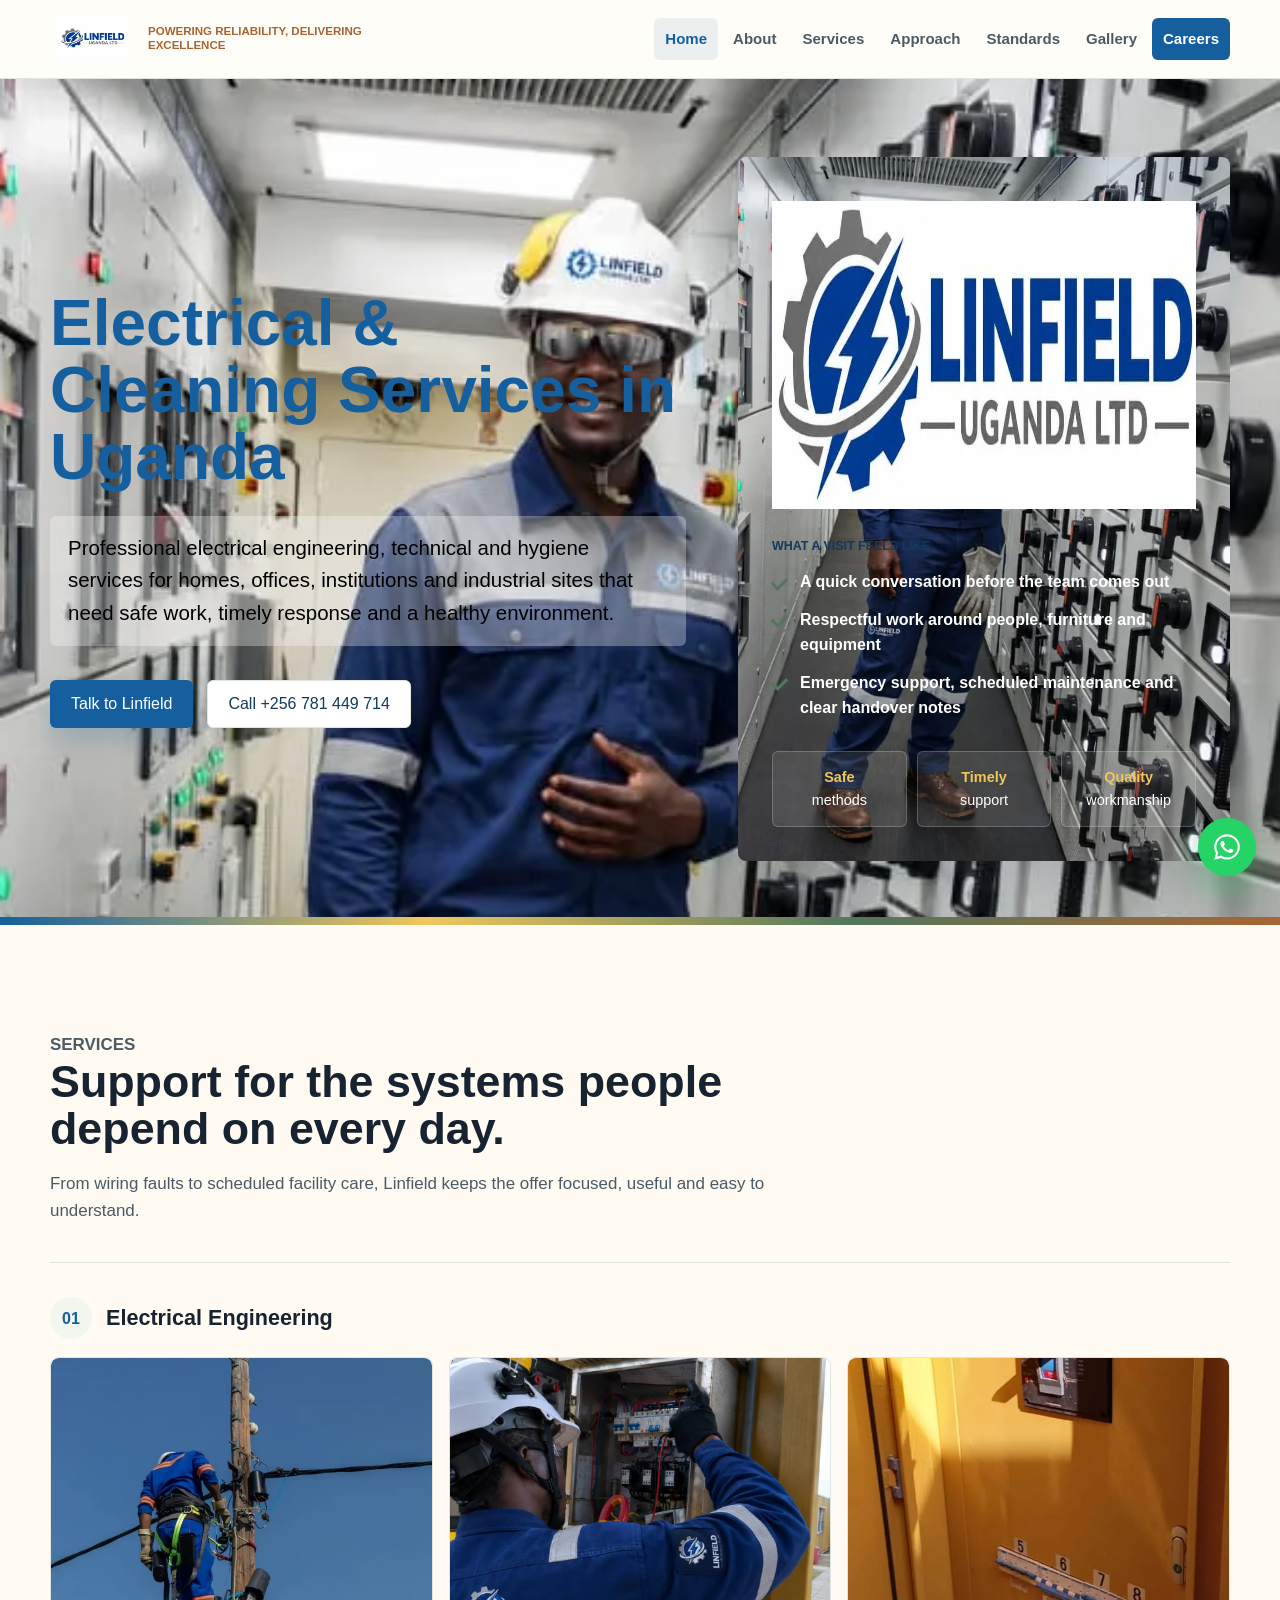
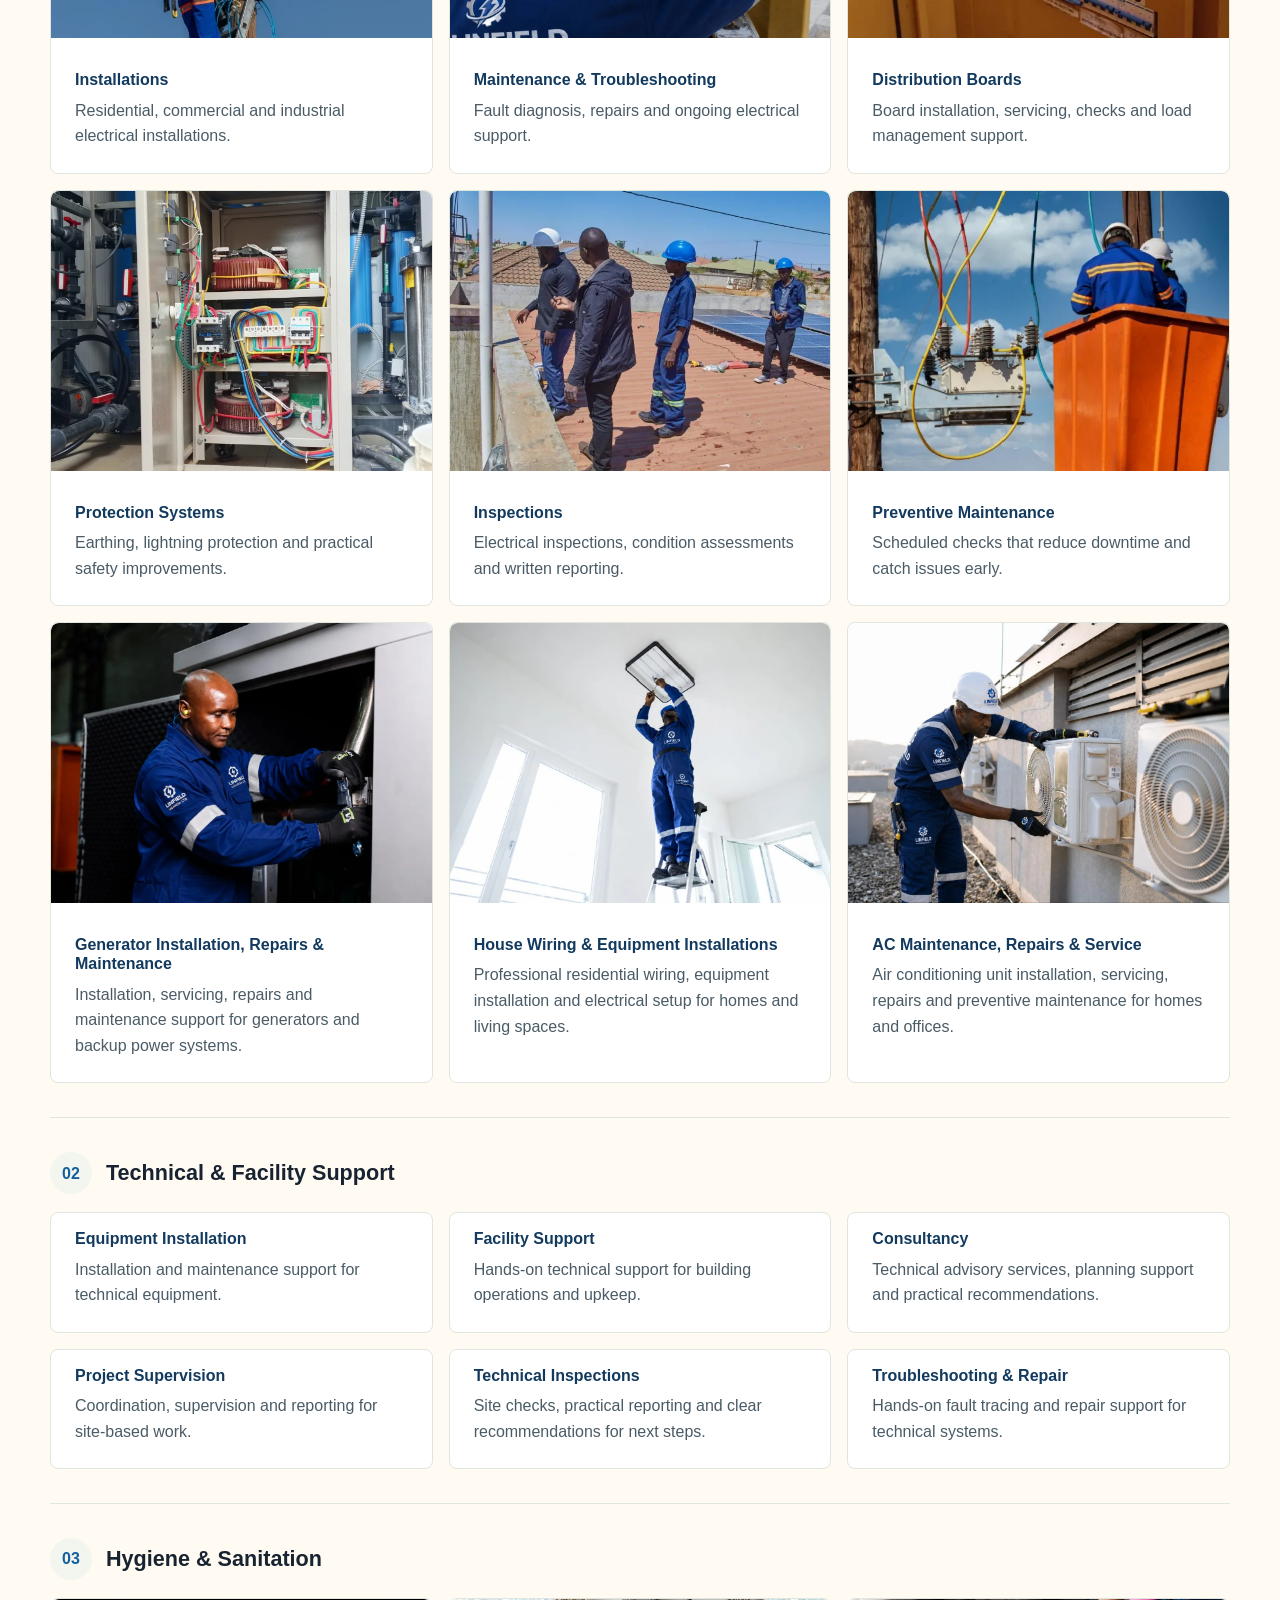
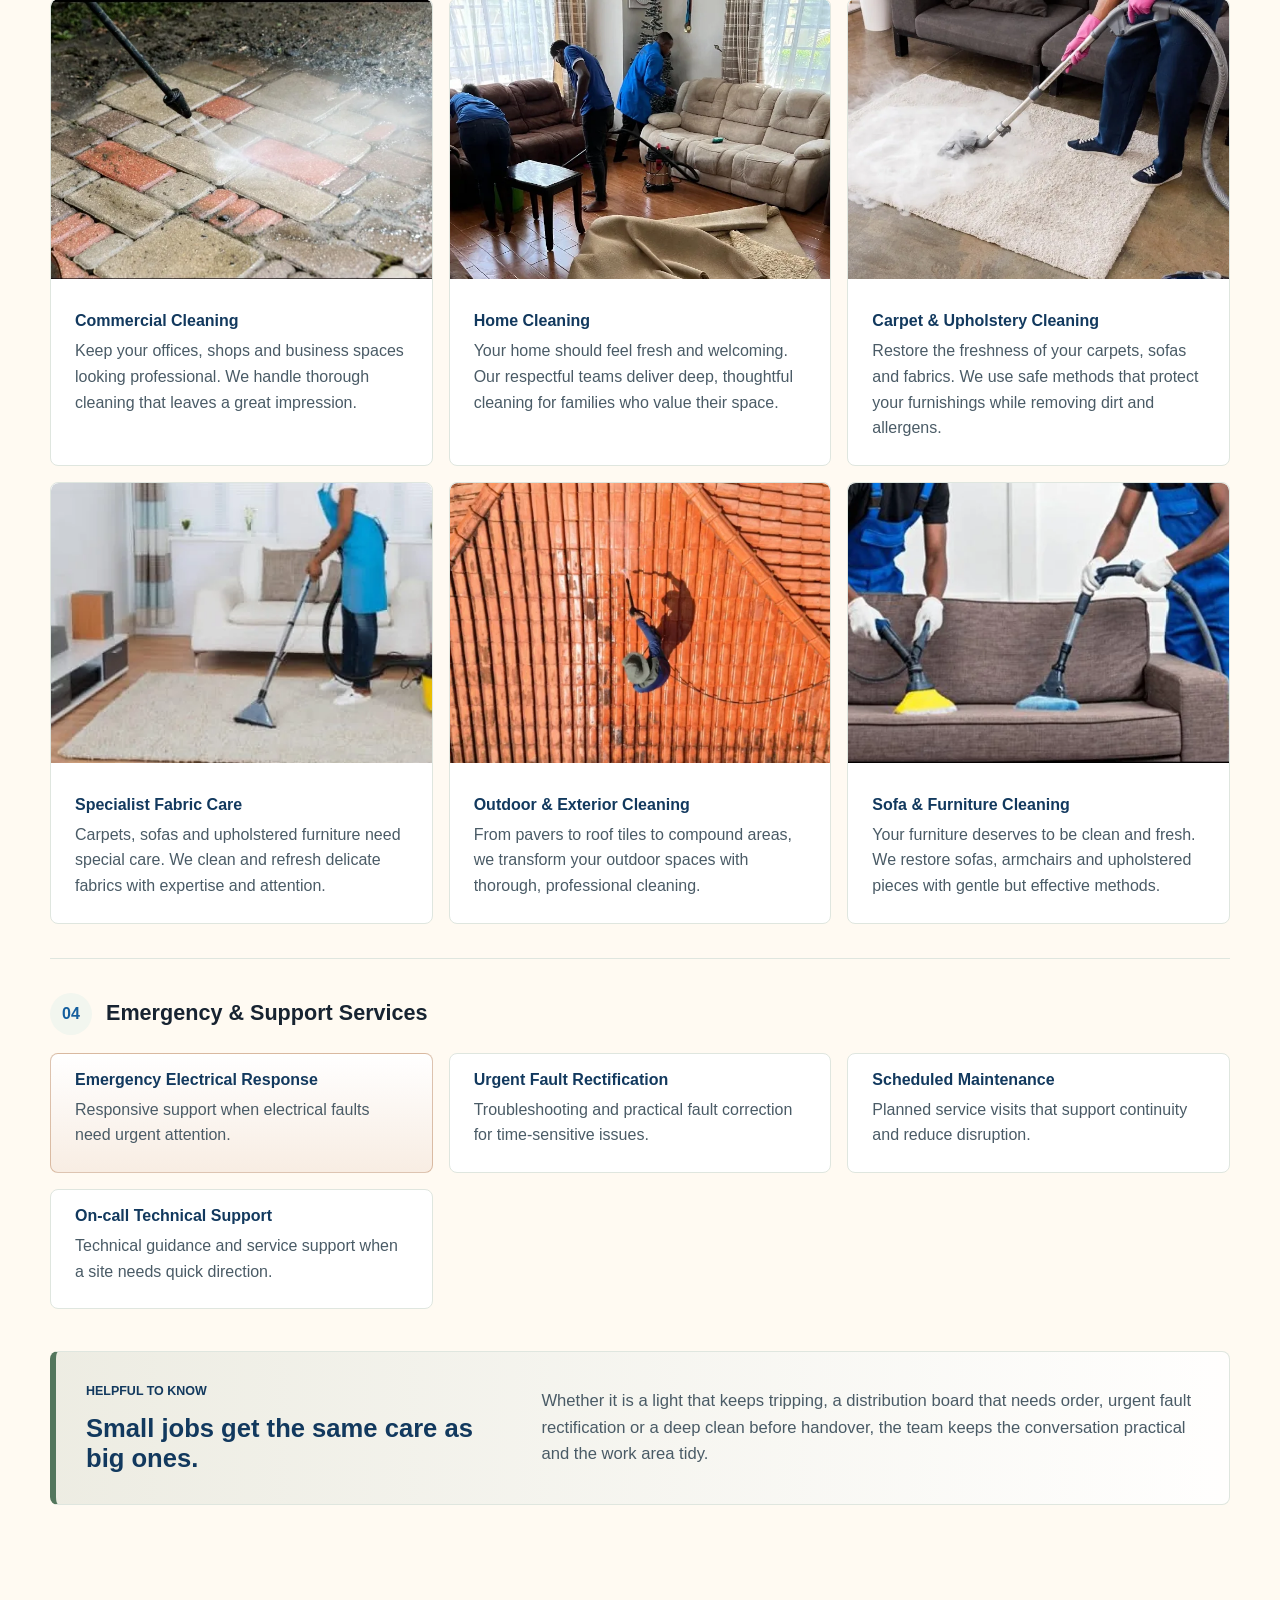
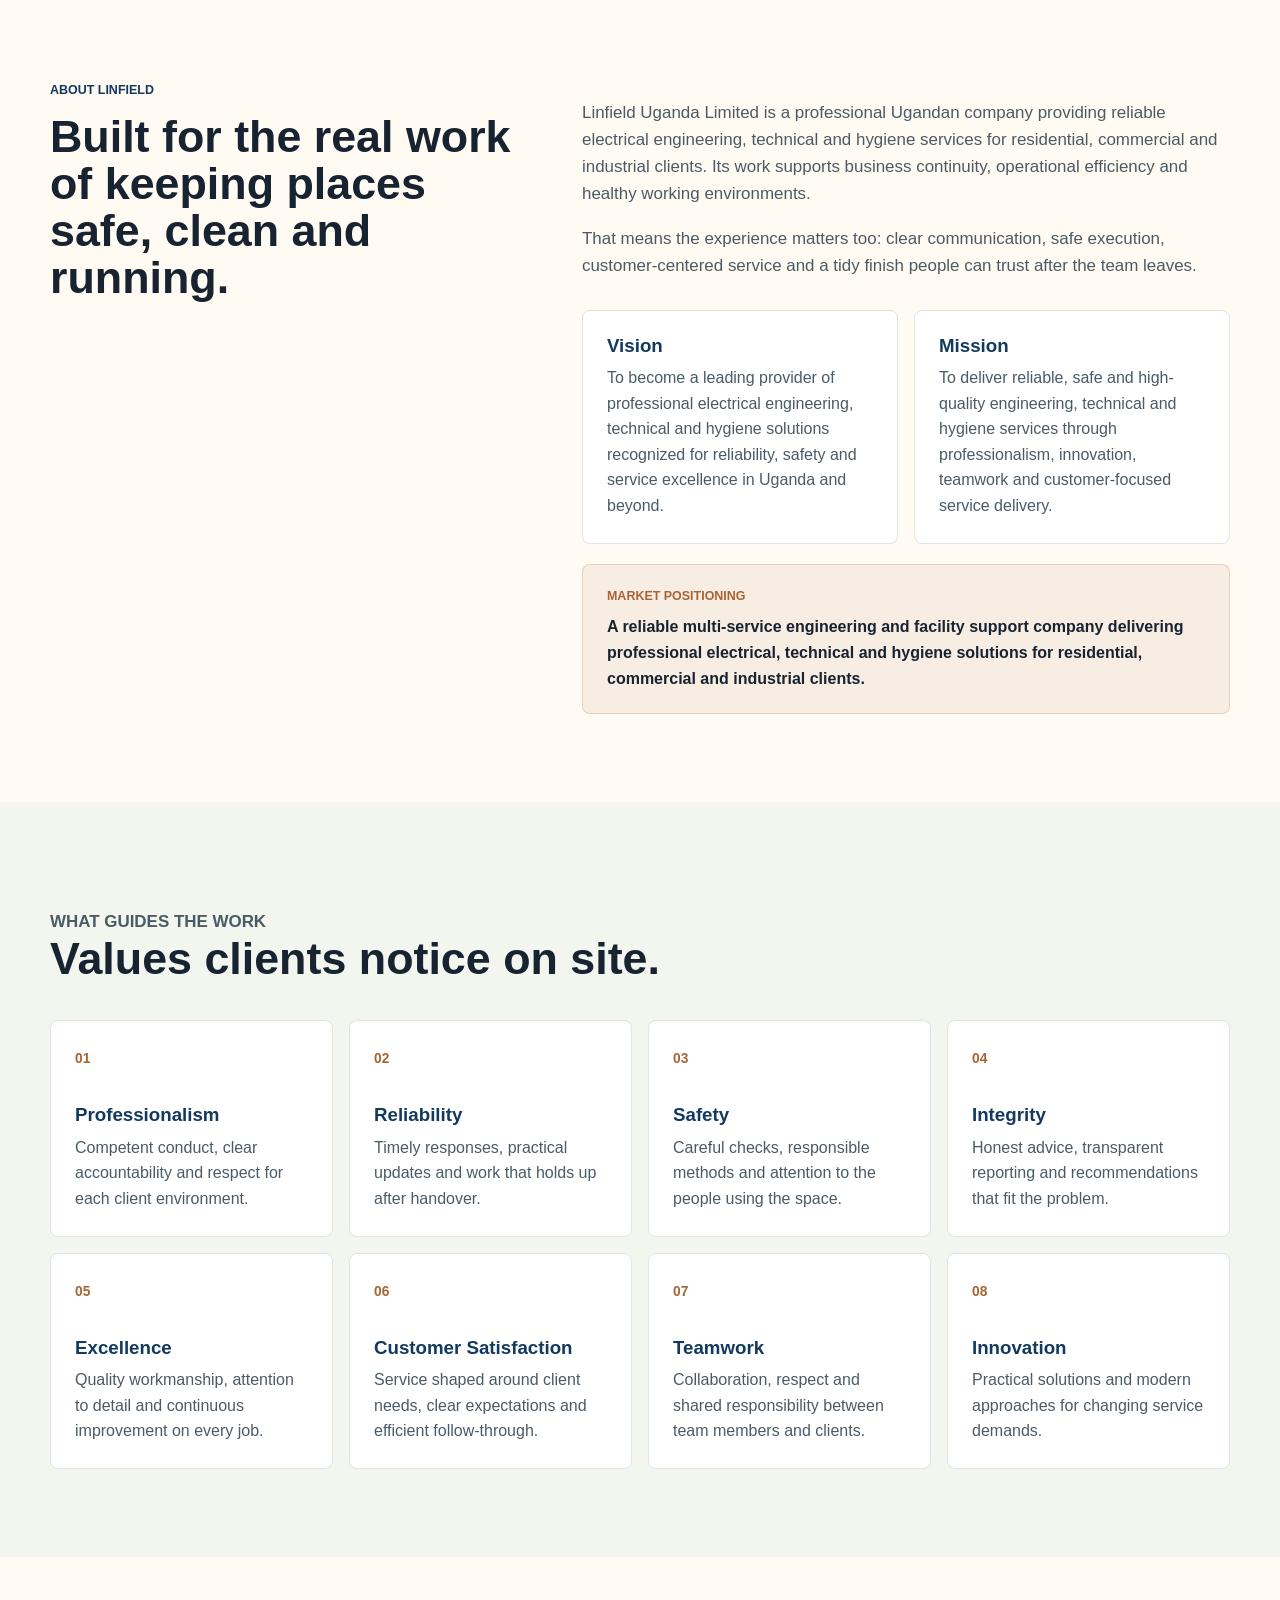
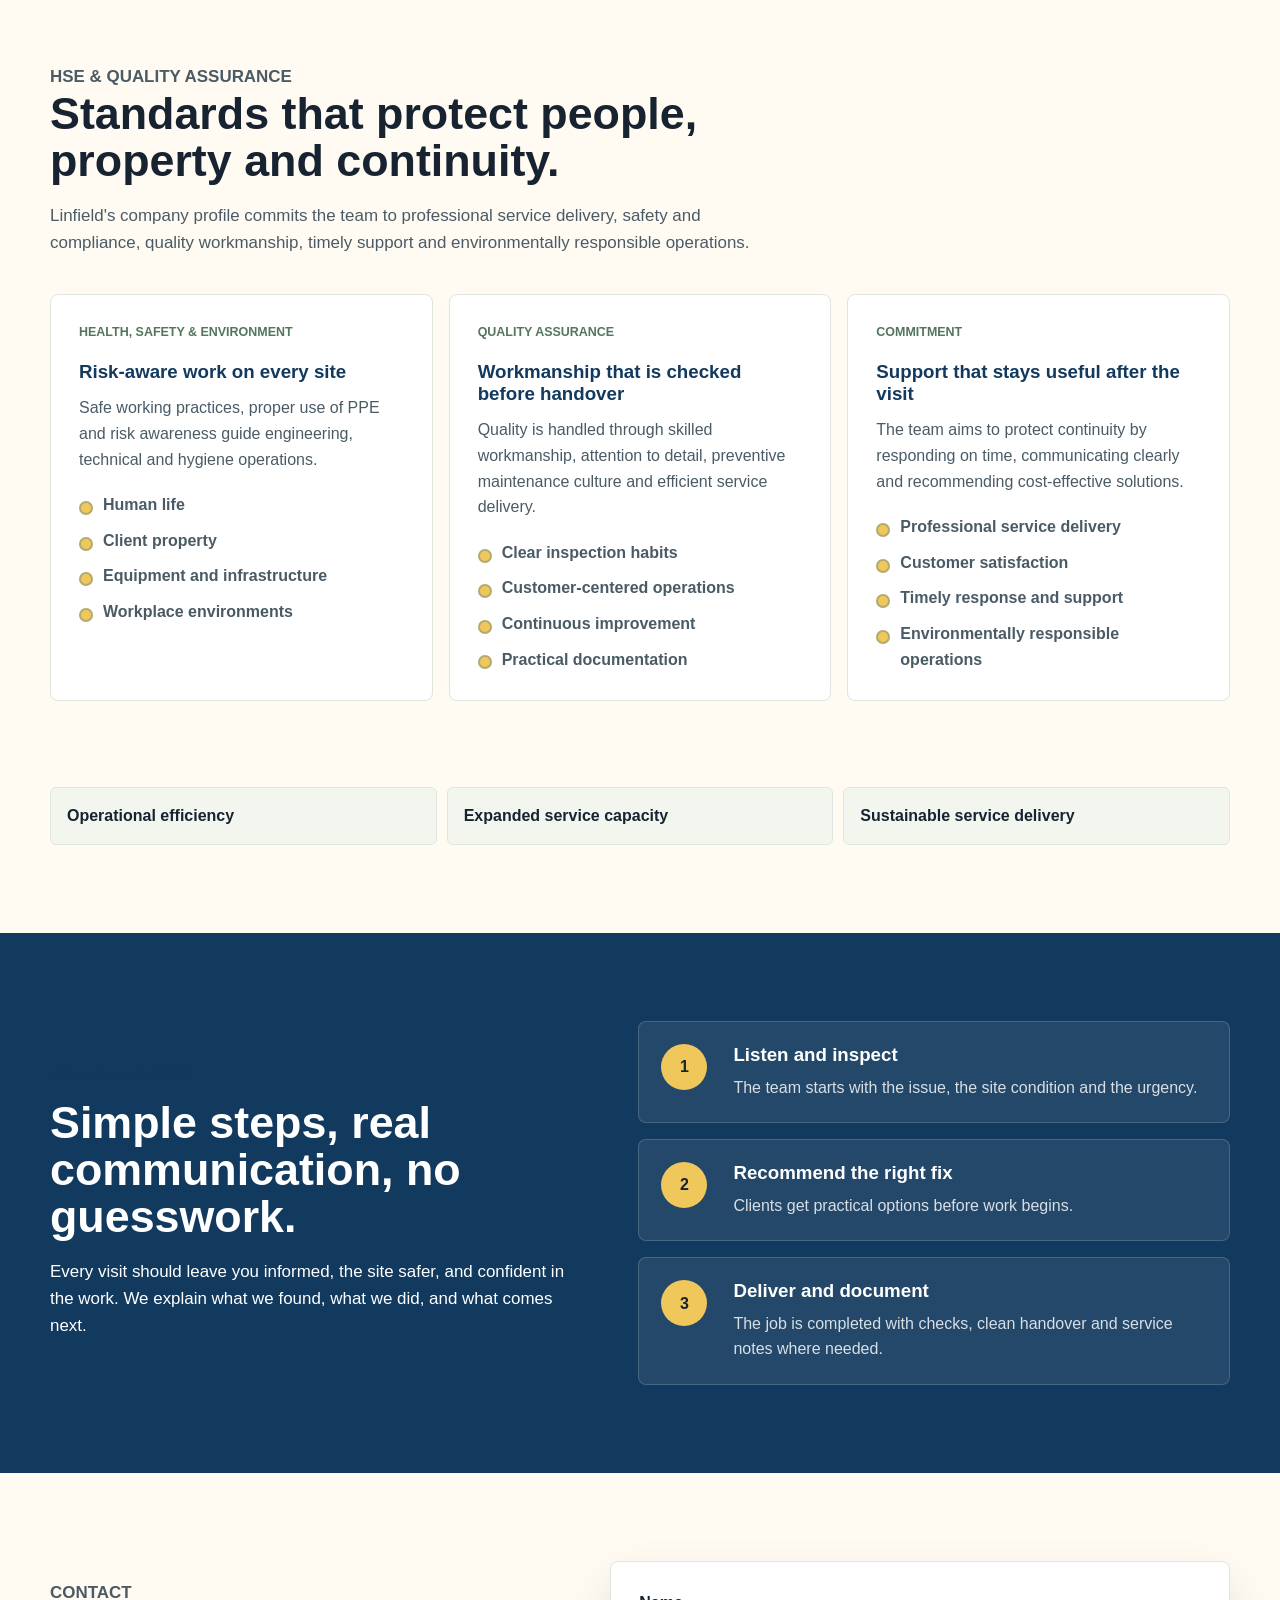
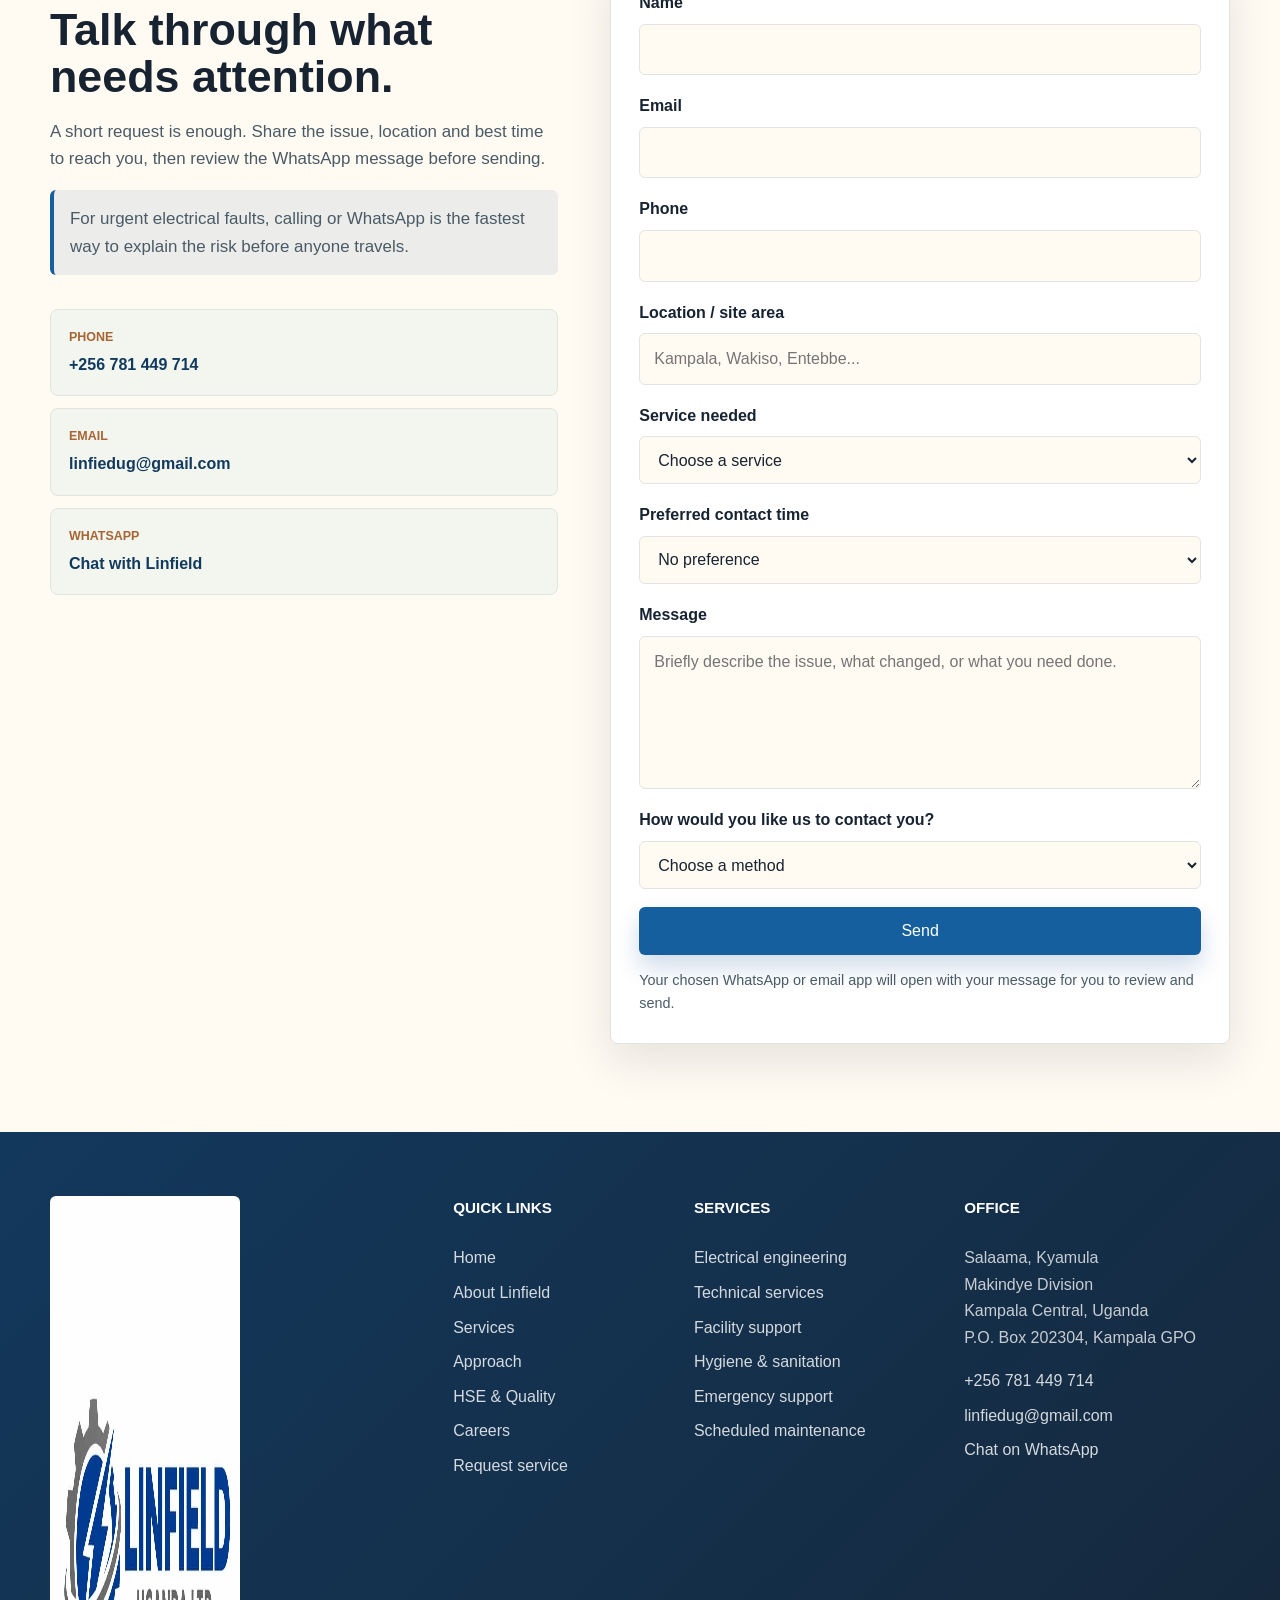
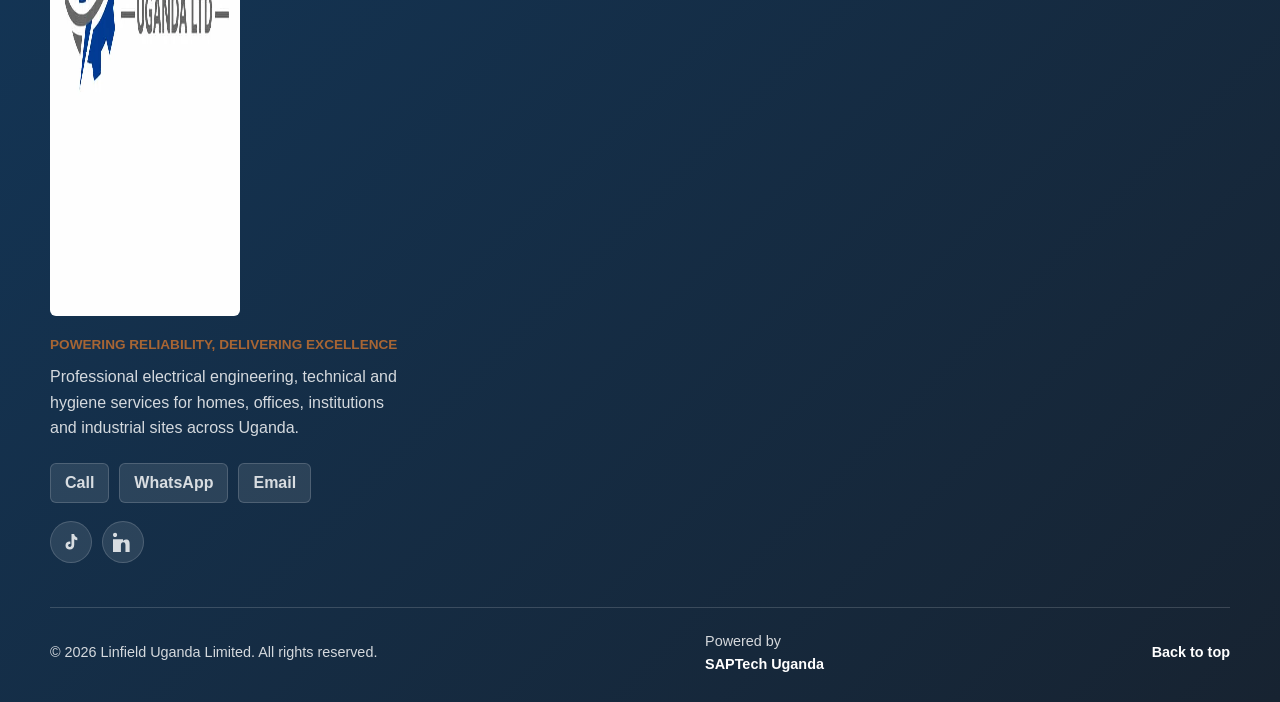
<file: index.html>
<!DOCTYPE html>
<html lang="en">
<head>
    <meta charset="UTF-8">
    <meta name="viewport" content="width=device-width, initial-scale=1.0">
    <meta name="description" content="Electrical repairs, installations, AC and cleaning in Kampala. Linfield Uganda serves homes and businesses across Uganda. Call or WhatsApp for a quote.">
    <meta name="keywords" content="electrical engineering, technical support, hygiene services, sanitation, emergency response, Kampala Uganda">
    <meta name="robots" content="index, follow">
    <meta name="theme-color" content="#12395e">
    <meta property="og:type" content="website">
    <meta property="og:url" content="https://linfieldug.com/">
    <meta property="og:site_name" content="Linfield Uganda Limited">
    <meta property="og:title" content="Electrical &amp; Cleaning Services in Kampala | Linfield Uganda">
    <meta property="og:description" content="Electrical repairs, installations, AC and cleaning in Kampala. Linfield Uganda serves homes and businesses across Uganda. Call or WhatsApp for a quote.">
    <meta property="og:image" content="https://linfieldug.com/images/logo.png">
    <meta property="og:image:type" content="image/png">
    <meta property="og:image:width" content="1080">
    <meta property="og:image:height" content="720">
    <meta property="og:image:alt" content="Linfield Uganda Limited logo">
    <meta name="twitter:card" content="summary_large_image">
    <meta name="twitter:title" content="Electrical &amp; Cleaning Services in Kampala | Linfield Uganda">
    <meta name="twitter:description" content="Electrical repairs, installations, AC and cleaning in Kampala. Linfield Uganda serves homes and businesses across Uganda. Call or WhatsApp for a quote.">
    <meta name="twitter:image" content="https://linfieldug.com/images/logo.png">
    <meta name="twitter:image:alt" content="Linfield Uganda Limited logo">
    <meta name="author" content="Linfield Uganda Limited">
    <meta name="copyright" content="Linfield Uganda Limited">
    <meta name="yandex-verification" content="fce62d1685c622a2">
    <meta name="msvalidate.01" content="AEDA0A94767F3FB86E4F0C2A6A7D5895">
    <link rel="canonical" href="https://linfieldug.com/">
    <link rel="icon" type="image/png" href="images/logo.png">
    <link rel="apple-touch-icon" href="images/logo.png">
    <title>Electrical &amp; Cleaning Services in Kampala | Linfield Uganda</title>
    <link rel="preload" as="image" href="images/introduction.webp" fetchpriority="high">
    <link rel="stylesheet" href="style.css">
    <script type="application/ld+json">
    {
        "@context": "https://schema.org",
        "@type": "LocalBusiness",
        "name": "Linfield Uganda Limited",
        "description": "Electrical engineering, technical support, and professional cleaning services for homes and businesses in Kampala and across Uganda.",
        "url": "https://linfieldug.com/",
        "telephone": "+256781449714",
        "email": "linfiedug@gmail.com",
        "image": "https://linfieldug.com/images/logo.png",
        "logo": {
            "@type": "ImageObject",
            "url": "https://linfieldug.com/images/logo.png",
            "width": 84,
            "height": 48
        },
        "address": {
            "@type": "PostalAddress",
            "streetAddress": "Salaama, Kyamula, Makindye Division",
            "addressLocality": "Kampala",
            "postOfficeBoxNumber": "202304",
            "addressCountry": "UG"
        },
        "sameAs": [
            "https://www.tiktok.com/@linfield.ug.ltd",
            "https://www.linkedin.com/company/linfield-uganda-limited/"
        ],
        "areaServed": {
            "@type": "Country",
            "name": "Uganda"
        }
    }
    </script>
</head>
<body>
    <a class="skip-link" href="#main">Skip to content</a>

    <header class="site-header">
        <nav class="navbar" aria-label="Main navigation">
            <a class="brand" href="#home" aria-label="Linfield Uganda home">
                <img src="images/logo.webp" alt="Linfield Uganda Limited logo" class="brand-logo" width="1080" height="720" decoding="async">
                <span class="brand-copy">
                    <span class="brand-line">Powering reliability, delivering excellence</span>
                </span>
            </a>

            <button class="nav-toggle" type="button" aria-label="Open navigation" aria-expanded="false" aria-controls="nav-menu">
                <span></span>
                <span></span>
                <span></span>
            </button>

            <ul class="nav-menu" id="nav-menu">
                <li><a href="#home" class="nav-link">Home</a></li>
                <li><a href="#about" class="nav-link">About</a></li>
                <li><a href="#services" class="nav-link">Services</a></li>
                <li><a href="#approach" class="nav-link">Approach</a></li>
                <li><a href="#standards" class="nav-link">Standards</a></li>
                <li><a href="gallery.html" class="nav-link">Gallery</a></li>
                <li><a href="careers.html" class="nav-link nav-action">Careers</a></li>
            </ul>
        </nav>
    </header>

    <main id="main">
        <section id="home" class="hero section-band">
            <div class="container hero-grid">
                <div class="hero-copy">
                    <h1>Electrical &amp; Cleaning Services in Uganda</h1>
                    <p class="hero-lede">Professional electrical engineering, technical and hygiene services for homes, offices, institutions and industrial sites that need safe work, timely response and a healthy environment.</p>
                    <div class="hero-actions" aria-label="Primary actions">
                        <a href="#contact" class="button button-primary">Talk to Linfield</a>
                        <a href="tel:+256781449714" class="button button-secondary">Call +256 781 449 714</a>
                    </div>
                </div>

                <div class="hero-panel" aria-label="Linfield service summary">
                    <img src="images/logo2.webp" alt="" class="hero-logo" aria-hidden="true" width="966" height="308" decoding="async">
                    <div class="hero-panel-content">
                        <p class="panel-kicker" style="color: #12395e;">What a visit feels like</p>
                        <ul class="service-snapshot">
                            <li>A quick conversation before the team comes out</li>
                            <li>Respectful work around people, furniture and equipment</li>
                            <li>Emergency support, scheduled maintenance and clear handover notes</li>
                        </ul>
                    </div>
                    <div class="hero-metrics" aria-label="Company priorities">
                        <span><strong>Safe</strong> methods</span>
                        <span><strong>Timely</strong> support</span>
                        <span><strong>Quality</strong> workmanship</span>
                    </div>
                </div>
            </div>
        </section>

        <section id="services" class="services section-pad">
            <div class="container">
                <div class="section-heading">
                    <p class="section-label">Services</p>
                    <h2>Support for the systems people depend on every day.</h2>
                    <p>From wiring faults to scheduled facility care, Linfield keeps the offer focused, useful and easy to understand.</p>
                </div>

                <div class="service-category">
                    <div class="category-heading">
                        <span>01</span>
                        <h3>Electrical Engineering</h3>
                    </div>
                    <div class="services-grid">
                        <article class="service-card">
                            <div class="service-image">
                                <img src="images/Installations.webp" alt="Electrical installations service" loading="lazy" width="708" height="777" decoding="async">
                            </div>
                            <h4>Installations</h4>
                            <p>Residential, commercial and industrial electrical installations.</p>
                        </article>
                        <article class="service-card">
                            <div class="service-image">
                                <img src="images/Maintenance&Troubleshooting.webp" alt="Electrical maintenance and troubleshooting service" loading="lazy" width="1080" height="1080" decoding="async">
                            </div>
                            <h4>Maintenance &amp; Troubleshooting</h4>
                            <p>Fault diagnosis, repairs and ongoing electrical support.</p>
                        </article>
                        <article class="service-card">
                            <div class="service-image">
                                <img src="images/electrical-distribution.webp" alt="Distribution boards installation and servicing" loading="lazy" width="576" height="1280" decoding="async">
                            </div>
                            <h4>Distribution Boards</h4>
                            <p>Board installation, servicing, checks and load management support.</p>
                        </article>
                        <article class="service-card">
                            <div class="service-image">
                                <img src="images/protection-systems.webp" alt="Protection systems and earthing service" loading="lazy" width="1280" height="1280" decoding="async">
                            </div>
                            <h4>Protection Systems</h4>
                            <p>Earthing, lightning protection and practical safety improvements.</p>
                        </article>
                        <article class="service-card">
                            <div class="service-image">
                                <img src="images/inspections.webp" alt="Electrical inspections and assessments" loading="lazy" width="713" height="480" decoding="async">
                            </div>
                            <h4>Inspections</h4>
                            <p>Electrical inspections, condition assessments and written reporting.</p>
                        </article>
                        <article class="service-card">
                            <div class="service-image">
                                <img src="images/preventive-maintenance.webp" alt="Preventive maintenance and checks" loading="lazy" width="720" height="476" decoding="async">
                            </div>
                            <h4>Preventive Maintenance</h4>
                            <p>Scheduled checks that reduce downtime and catch issues early.</p>
                        </article>
                        <article class="service-card">
                            <div class="service-image">
                                <img src="images/Generator-installation.webp" alt="Generator installation, repairs and maintenance service" loading="lazy" width="1280" height="873" decoding="async">
                            </div>
                            <h4>Generator Installation, Repairs &amp; Maintenance</h4>
                            <p>Installation, servicing, repairs and maintenance support for generators and backup power systems.</p>
                        </article>
                        <article class="service-card">
                            <div class="service-image">
                                <img src="images/House-wiring&equipment-installations.webp" alt="House wiring and equipment installations service" loading="lazy" width="1280" height="845" decoding="async">
                            </div>
                            <h4>House Wiring &amp; Equipment Installations</h4>
                            <p>Professional residential wiring, equipment installation and electrical setup for homes and living spaces.</p>
                        </article>
                        <article class="service-card">
                            <div class="service-image">
                                <img src="images/AC-maintenance.webp" alt="AC maintenance, repairs and service" loading="lazy" width="1280" height="858" decoding="async">
                            </div>
                            <h4>AC Maintenance, Repairs &amp; Service</h4>
                            <p>Air conditioning unit installation, servicing, repairs and preventive maintenance for homes and offices.</p>
                        </article>
                    </div>
                </div>

                <div class="service-category">
                    <div class="category-heading">
                        <span>02</span>
                        <h3>Technical &amp; Facility Support</h3>
                    </div>
                    <div class="services-grid">
                        <article class="service-card">
                            <h4>Equipment Installation</h4>
                            <p>Installation and maintenance support for technical equipment.</p>
                        </article>
                        <article class="service-card">
                            <h4>Facility Support</h4>
                            <p>Hands-on technical support for building operations and upkeep.</p>
                        </article>
                        <article class="service-card">
                            <h4>Consultancy</h4>
                            <p>Technical advisory services, planning support and practical recommendations.</p>
                        </article>
                        <article class="service-card">
                            <h4>Project Supervision</h4>
                            <p>Coordination, supervision and reporting for site-based work.</p>
                        </article>
                        <article class="service-card">
                            <h4>Technical Inspections</h4>
                            <p>Site checks, practical reporting and clear recommendations for next steps.</p>
                        </article>
                        <article class="service-card">
                            <h4>Troubleshooting &amp; Repair</h4>
                            <p>Hands-on fault tracing and repair support for technical systems.</p>
                        </article>
                    </div>
                </div>

                <div class="service-category">
                    <div class="category-heading">
                        <span>03</span>
                        <h3>Hygiene &amp; Sanitation</h3>
                    </div>
                    <div class="services-grid">
                        <article class="service-card">
                            <div class="service-image">
                                <img src="images/Commercial cleaning. Cleaning of pavers.webp" alt="Commercial cleaning service" loading="lazy" width="709" height="488" decoding="async">
                            </div>
                            <h4>Commercial Cleaning</h4>
                            <p>Keep your offices, shops and business spaces looking professional. We handle thorough cleaning that leaves a great impression.</p>
                        </article>
                        <article class="service-card">
                            <div class="service-image">
                                <img src="images/Residential cleaning.webp" alt="Residential home cleaning service" loading="lazy" width="711" height="697" decoding="async">
                            </div>
                            <h4>Home Cleaning</h4>
                            <p>Your home should feel fresh and welcoming. Our respectful teams deliver deep, thoughtful cleaning for families who value their space.</p>
                        </article>
                        <article class="service-card">
                            <div class="service-image">
                                <img src="images/Upholstery cleaning. Carpet cleaning.webp" alt="Professional carpet and upholstery cleaning" loading="lazy" width="720" height="929" decoding="async">
                            </div>
                            <h4>Carpet &amp; Upholstery Cleaning</h4>
                            <p>Restore the freshness of your carpets, sofas and fabrics. We use safe methods that protect your furnishings while removing dirt and allergens.</p>
                        </article>
                        <article class="service-card">
                            <div class="service-image">
                                <img src="images/Upholstery cleaning. Carpet cleaning2.webp" alt="Upholstery restoration and carpet care" loading="lazy" width="571" height="313" decoding="async">
                            </div>
                            <h4>Specialist Fabric Care</h4>
                            <p>Carpets, sofas and upholstered furniture need special care. We clean and refresh delicate fabrics with expertise and attention.</p>
                        </article>
                        <article class="service-card">
                            <div class="service-image">
                                <img src="images/Commercial cleaning. Rooftile cleaning.webp" alt="Exterior and outdoor cleaning services" loading="lazy" width="714" height="405" decoding="async">
                            </div>
                            <h4>Outdoor &amp; Exterior Cleaning</h4>
                            <p>From pavers to roof tiles to compound areas, we transform your outdoor spaces with thorough, professional cleaning.</p>
                        </article>
                        <article class="service-card">
                            <div class="service-image">
                                <img src="images/Upholstery Cleaning. Sofa cleaning.webp" alt="Sofa and furniture cleaning" loading="lazy" width="720" height="391" decoding="async">
                            </div>
                            <h4>Sofa &amp; Furniture Cleaning</h4>
                            <p>Your furniture deserves to be clean and fresh. We restore sofas, armchairs and upholstered pieces with gentle but effective methods.</p>
                        </article>
                    </div>
                </div>

                <div class="service-category">
                    <div class="category-heading">
                        <span>04</span>
                        <h3>Emergency &amp; Support Services</h3>
                    </div>
                    <div class="services-grid">
                        <article class="service-card service-card-urgent">
                            <h4>Emergency Electrical Response</h4>
                            <p>Responsive support when electrical faults need urgent attention.</p>
                        </article>
                        <article class="service-card">
                            <h4>Urgent Fault Rectification</h4>
                            <p>Troubleshooting and practical fault correction for time-sensitive issues.</p>
                        </article>
                        <article class="service-card">
                            <h4>Scheduled Maintenance</h4>
                            <p>Planned service visits that support continuity and reduce disruption.</p>
                        </article>
                        <article class="service-card">
                            <h4>On-call Technical Support</h4>
                            <p>Technical guidance and service support when a site needs quick direction.</p>
                        </article>
                    </div>
                </div>

                <div class="service-reassurance">
                    <div>
                        <p class="section-label" style="color: #12395e;">Helpful to know</p>
                        <h3>Small jobs get the same care as big ones.</h3>
                    </div>
                    <p>Whether it is a light that keeps tripping, a distribution board that needs order, urgent fault rectification or a deep clean before handover, the team keeps the conversation practical and the work area tidy.</p>
                </div>
            </div>
        </section>

        <section id="about" class="about section-pad">
            <div class="container two-column">
                <div>
                    <p class="section-label" style="color: #12395e;">About Linfield</p>
                    <h2>Built for the real work of keeping places safe, clean and running.</h2>
                </div>
                <div class="section-copy">
                    <p>Linfield Uganda Limited is a professional Ugandan company providing reliable electrical engineering, technical and hygiene services for residential, commercial and industrial clients. Its work supports business continuity, operational efficiency and healthy working environments.</p>
                    <p>That means the experience matters too: clear communication, safe execution, customer-centered service and a tidy finish people can trust after the team leaves.</p>
                    <div class="statement-grid">
                        <article class="statement">
                            <h3>Vision</h3>
                            <p>To become a leading provider of professional electrical engineering, technical and hygiene solutions recognized for reliability, safety and service excellence in Uganda and beyond.</p>
                        </article>
                        <article class="statement">
                            <h3>Mission</h3>
                            <p>To deliver reliable, safe and high-quality engineering, technical and hygiene services through professionalism, innovation, teamwork and customer-focused service delivery.</p>
                        </article>
                    </div>
                    <div class="positioning-note">
                        <span>Market positioning</span>
                        <p>A reliable multi-service engineering and facility support company delivering professional electrical, technical and hygiene solutions for residential, commercial and industrial clients.</p>
                    </div>
                </div>
            </div>
        </section>

        <section class="values section-pad section-muted" aria-labelledby="values-title">
            <div class="container">
                <div class="section-heading">
                    <p class="section-label">What guides the work</p>
                    <h2 id="values-title">Values clients notice on site.</h2>
                </div>
                <div class="values-grid">
                    <article class="value-card">
                        <span class="value-index">01</span>
                        <h3>Professionalism</h3>
                        <p>Competent conduct, clear accountability and respect for each client environment.</p>
                    </article>
                    <article class="value-card">
                        <span class="value-index">02</span>
                        <h3>Reliability</h3>
                        <p>Timely responses, practical updates and work that holds up after handover.</p>
                    </article>
                    <article class="value-card">
                        <span class="value-index">03</span>
                        <h3>Safety</h3>
                        <p>Careful checks, responsible methods and attention to the people using the space.</p>
                    </article>
                    <article class="value-card">
                        <span class="value-index">04</span>
                        <h3>Integrity</h3>
                        <p>Honest advice, transparent reporting and recommendations that fit the problem.</p>
                    </article>
                    <article class="value-card">
                        <span class="value-index">05</span>
                        <h3>Excellence</h3>
                        <p>Quality workmanship, attention to detail and continuous improvement on every job.</p>
                    </article>
                    <article class="value-card">
                        <span class="value-index">06</span>
                        <h3>Customer Satisfaction</h3>
                        <p>Service shaped around client needs, clear expectations and efficient follow-through.</p>
                    </article>
                    <article class="value-card">
                        <span class="value-index">07</span>
                        <h3>Teamwork</h3>
                        <p>Collaboration, respect and shared responsibility between team members and clients.</p>
                    </article>
                    <article class="value-card">
                        <span class="value-index">08</span>
                        <h3>Innovation</h3>
                        <p>Practical solutions and modern approaches for changing service demands.</p>
                    </article>
                </div>
            </div>
        </section>

        <section id="standards" class="standards section-pad">
            <div class="container">
                <div class="section-heading">
                    <p class="section-label">HSE &amp; quality assurance</p>
                    <h2>Standards that protect people, property and continuity.</h2>
                    <p>Linfield's company profile commits the team to professional service delivery, safety and compliance, quality workmanship, timely support and environmentally responsible operations.</p>
                </div>
                <div class="standards-grid">
                    <article class="standard-card">
                        <span>Health, Safety &amp; Environment</span>
                        <h3>Risk-aware work on every site</h3>
                        <p>Safe working practices, proper use of PPE and risk awareness guide engineering, technical and hygiene operations.</p>
                        <ul>
                            <li>Human life</li>
                            <li>Client property</li>
                            <li>Equipment and infrastructure</li>
                            <li>Workplace environments</li>
                        </ul>
                    </article>
                    <article class="standard-card">
                        <span>Quality Assurance</span>
                        <h3>Workmanship that is checked before handover</h3>
                        <p>Quality is handled through skilled workmanship, attention to detail, preventive maintenance culture and efficient service delivery.</p>
                        <ul>
                            <li>Clear inspection habits</li>
                            <li>Customer-centered operations</li>
                            <li>Continuous improvement</li>
                            <li>Practical documentation</li>
                        </ul>
                    </article>
                    <article class="standard-card">
                        <span>Commitment</span>
                        <h3>Support that stays useful after the visit</h3>
                        <p>The team aims to protect continuity by responding on time, communicating clearly and recommending cost-effective solutions.</p>
                        <ul>
                            <li>Professional service delivery</li>
                            <li>Customer satisfaction</li>
                            <li>Timely response and support</li>
                            <li>Environmentally responsible operations</li>
                        </ul>
                    </article>
                </div>
                <div class="objectives-strip" aria-label="Corporate objectives">
                    <span>Reliable engineering solutions</span>
                    <span>High safety and quality standards</span>
                    <span>Long-term client relationships</span>
                    <span>Operational efficiency</span>
                    <span>Expanded service capacity</span>
                    <span>Sustainable service delivery</span>
                </div>
            </div>
        </section>

        <section id="approach" class="approach section-pad section-dark">
            <div class="container approach-grid">
                <div>
                    <p class="section-label" style="color: #12395e;">How Linfield works</p>
                    <h2>Simple steps, real communication, no guesswork.</h2>
                    <p class="dark-copy">Every visit should leave you informed, the site safer, and confident in the work. We explain what we found, what we did, and what comes next.</p>
                </div>
                <div class="process-list">
                    <article>
                        <span>1</span>
                        <div>
                            <h3>Listen and inspect</h3>
                            <p>The team starts with the issue, the site condition and the urgency.</p>
                        </div>
                    </article>
                    <article>
                        <span>2</span>
                        <div>
                            <h3>Recommend the right fix</h3>
                            <p>Clients get practical options before work begins.</p>
                        </div>
                    </article>
                    <article>
                        <span>3</span>
                        <div>
                            <h3>Deliver and document</h3>
                            <p>The job is completed with checks, clean handover and service notes where needed.</p>
                        </div>
                    </article>
                </div>
            </div>
        </section>

        <section id="contact" class="contact section-pad">
            <div class="container contact-grid">
                <div class="contact-intro">
                    <p class="section-label">Contact</p>
                    <h2>Talk through what needs attention.</h2>
                    <p>A short request is enough. Share the issue, location and best time to reach you, then review the WhatsApp message before sending.</p>
                    <p class="contact-quiet">For urgent electrical faults, calling or WhatsApp is the fastest way to explain the risk before anyone travels.</p>

                    <div class="contact-methods">
                        <a href="tel:+256781449714">
                            <span>Phone</span>
                            <strong>+256 781 449 714</strong>
                        </a>
                        <a href="mailto:linfiedug@gmail.com">
                            <span>Email</span>
                            <strong>linfiedug@gmail.com</strong>
                        </a>
                        <a href="https://wa.me/256781449714" target="_blank" rel="noopener noreferrer">
                            <span>WhatsApp</span>
                            <strong>Chat with Linfield</strong>
                        </a>
                    </div>
                </div>

                <form class="contact-form" id="contactForm">
                    <div class="form-row">
                        <label for="name">Name</label>
                        <input id="name" name="name" type="text" autocomplete="name" required>
                    </div>
                    <div class="form-row">
                        <label for="email">Email</label>
                        <input id="email" name="email" type="email" autocomplete="email" required>
                    </div>
                    <div class="form-row">
                        <label for="phone">Phone</label>
                        <input id="phone" name="phone" type="tel" autocomplete="tel" required>
                    </div>
                    <div class="form-row">
                        <label for="location">Location / site area</label>
                        <input id="location" name="location" type="text" autocomplete="street-address" placeholder="Kampala, Wakiso, Entebbe..." required>
                    </div>
                    <div class="form-row">
                        <label for="service">Service needed</label>
                        <select id="service" name="service" required>
                            <option value="">Choose a service</option>
                            <option value="Electrical Engineering">Electrical engineering</option>
                            <option value="Technical Services">Technical services</option>
                            <option value="Hygiene and Sanitation">Hygiene and sanitation</option>
                            <option value="Emergency Support">Emergency support</option>
                            <option value="Other">Other</option>
                        </select>
                    </div>
                    <div class="form-row">
                        <label for="preferredTime">Preferred contact time</label>
                        <select id="preferredTime" name="preferredTime">
                            <option value="">No preference</option>
                            <option value="Morning">Morning</option>
                            <option value="Afternoon">Afternoon</option>
                            <option value="Evening">Evening</option>
                        </select>
                    </div>
                    <div class="form-row">
                        <label for="message">Message</label>
                        <textarea id="message" name="message" rows="5" placeholder="Briefly describe the issue, what changed, or what you need done." required></textarea>
                    </div>
                    <div class="form-row">
                        <label for="contact-method-contact">How would you like us to contact you?</label>
                        <select id="contact-method-contact" name="contact-method" required>
                            <option value="">Choose a method</option>
                            <option value="whatsapp">WhatsApp</option>
                            <option value="email">Email</option>
                        </select>
                    </div>
                    <button type="submit" class="button button-primary form-submit">Send</button>
                    <p class="form-note">Your chosen WhatsApp or email app will open with your message for you to review and send.</p>
                </form>
            </div>
        </section>
    </main>

    <a class="floating-whatsapp" href="https://wa.me/256781449714" target="_blank" rel="noopener noreferrer" aria-label="Chat with Linfield Uganda on WhatsApp">
        <svg viewBox="0 0 32 32" aria-hidden="true" focusable="false">
            <path d="M16.04 3.2c-7.06 0-12.8 5.68-12.8 12.68 0 2.24.6 4.42 1.74 6.34L3.2 28.8l6.78-1.76a12.9 12.9 0 0 0 6.06 1.5c7.06 0 12.8-5.68 12.8-12.68S23.1 3.2 16.04 3.2Zm0 23.16c-1.96 0-3.88-.54-5.54-1.56l-.4-.24-4.02 1.04 1.08-3.88-.26-.4a10.32 10.32 0 0 1-1.58-5.44c0-5.78 4.8-10.48 10.72-10.48s10.72 4.7 10.72 10.48-4.8 10.48-10.72 10.48Zm5.88-7.84c-.32-.16-1.9-.92-2.18-1.02-.3-.12-.52-.16-.74.16-.22.32-.84 1.02-1.04 1.24-.18.22-.38.24-.7.08-.32-.16-1.36-.5-2.58-1.58-.96-.84-1.6-1.88-1.78-2.2-.18-.32-.02-.5.14-.66.14-.14.32-.38.48-.56.16-.18.22-.32.32-.54.1-.22.06-.4-.02-.56-.08-.16-.74-1.76-1.02-2.42-.26-.64-.54-.54-.74-.56h-.62c-.22 0-.56.08-.86.4-.3.32-1.12 1.08-1.12 2.64s1.16 3.06 1.32 3.28c.16.22 2.28 3.44 5.52 4.82.78.34 1.38.54 1.84.68.78.24 1.48.2 2.04.12.62-.1 1.9-.76 2.16-1.5.28-.74.28-1.38.2-1.5-.08-.14-.3-.22-.62-.38Z"/>
        </svg>
    </a>

    <footer class="site-footer">
        <div class="container footer-main">
            <div class="footer-brand">
                <img src="images/logo.webp" alt="Linfield Uganda Limited logo" class="footer-logo" width="1080" height="720" decoding="async">
                <p class="footer-slogan">Powering Reliability, Delivering Excellence</p>
                <p>Professional electrical engineering, technical and hygiene services for homes, offices, institutions and industrial sites across Uganda.</p>
                <div class="footer-actions" aria-label="Footer contact actions">
                    <a href="tel:+256781449714">Call</a>
                    <a href="https://wa.me/256781449714" target="_blank" rel="noopener noreferrer">WhatsApp</a>
                    <a href="mailto:linfiedug@gmail.com">Email</a>
                </div>
                <div class="footer-social" aria-label="Social media links">
                    <a class="social-link" href="https://www.tiktok.com/@linfield.ug.ltd?_r=1&_t=ZS-97GRP5kk8gb" target="_blank" rel="noopener noreferrer" aria-label="Linfield Uganda on TikTok">
                        <svg viewBox="0 0 24 24" aria-hidden="true" focusable="false">
                            <path d="M15.8 2.5c.28 2.3 1.58 3.82 3.8 4.28v3.02a7.3 7.3 0 0 1-3.72-1.14v6.62c0 3.32-2.14 5.72-5.38 5.72-2.88 0-5.1-2.08-5.1-4.9 0-3.18 2.6-5.2 5.78-4.72v3.1c-1.34-.42-2.6.38-2.6 1.64 0 1.02.84 1.76 1.9 1.76 1.24 0 2.1-.78 2.1-2.36V2.5h3.22Z"/>
                        </svg>
                    </a>
                    <a class="social-link" href="https://www.linkedin.com/company/linfield-uganda-limited/" target="_blank" rel="noopener noreferrer" aria-label="Linfield Uganda on LinkedIn">
                        <svg viewBox="0 0 24 24" aria-hidden="true" focusable="false">
                            <path d="M4.98 3.5C4.98 4.88 3.87 6 2.5 6S0 4.88 0 3.5 1.12 1 2.5 1 4.98 2.12 4.98 3.5zM0 8.83h5V24H0V8.83zm7.59 0H12v2.13h.07c.49-.92 1.69-1.89 3.48-1.89 3.72 0 4.4 2.45 4.4 5.64V24h-5v-7.6c0-1.81-.03-4.15-2.53-4.15-2.54 0-2.93 1.98-2.93 4.02V24h-5V8.83z"/>
                        </svg>
                    </a>
                </div>
            </div>

            <nav class="footer-column" aria-label="Footer quick links">
                <h2>Quick links</h2>
                <a href="#home">Home</a>
                <a href="#about">About Linfield</a>
                <a href="#services">Services</a>
                <a href="#approach">Approach</a>
                <a href="#standards">HSE &amp; Quality</a>
                <a href="careers.html">Careers</a>
                <a href="#contact">Request service</a>
            </nav>

            <nav class="footer-column" aria-label="Footer services">
                <h2>Services</h2>
                <a href="#services">Electrical engineering</a>
                <a href="#services">Technical services</a>
                <a href="#services">Facility support</a>
                <a href="#services">Hygiene &amp; sanitation</a>
                <a href="#services">Emergency support</a>
                <a href="#services">Scheduled maintenance</a>
            </nav>

            <div class="footer-column footer-contact">
                <h2>Office</h2>
                <address>
                    Salaama, Kyamula<br>
                    Makindye Division<br>
                    Kampala Central, Uganda<br>
                    P.O. Box 202304, Kampala GPO
                </address>
                <a href="tel:+256781449714">+256 781 449 714</a>
                <a href="mailto:linfiedug@gmail.com">linfiedug@gmail.com</a>
                <a href="https://wa.me/256781449714" target="_blank" rel="noopener noreferrer">Chat on WhatsApp</a>
            </div>
        </div>
        <div class="container footer-bottom">
            <p>&copy; 2026 Linfield Uganda Limited. All rights reserved.</p>
            <p>Powered by <a href="https://saptechug.com" target="_blank" rel="noopener noreferrer">SAPTech Uganda</a></p>
            <a href="#home">Back to top</a>
        </div>
    </footer>

    <a id="back-to-top" href="#home" class="back-to-top" aria-label="Back to top">
        <svg viewBox="0 0 24 24" aria-hidden="true" focusable="false">
            <path d="M12 4l8 8h-6v8h-4v-8H4l8-8z" fill="currentColor"/>
        </svg>
    </a>

    <script src="script.js"></script>
</body>
</html>
</file>
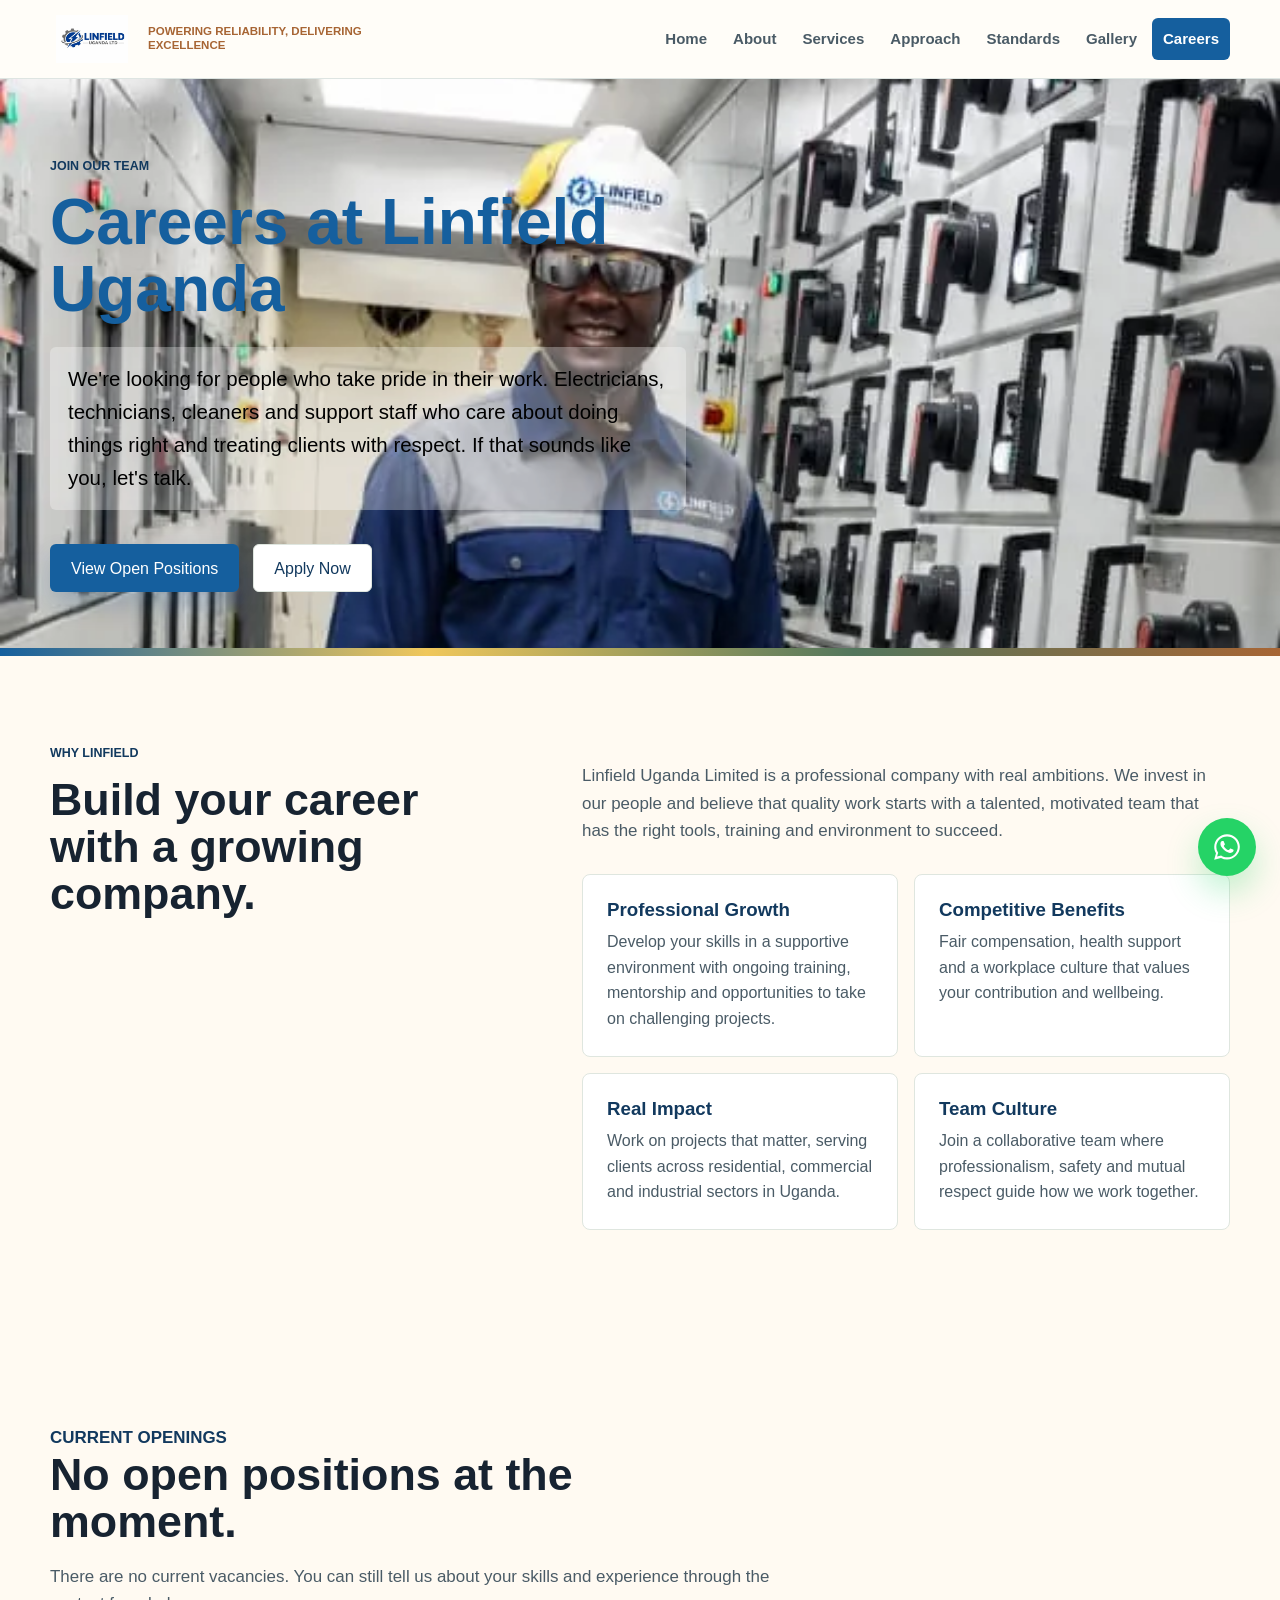
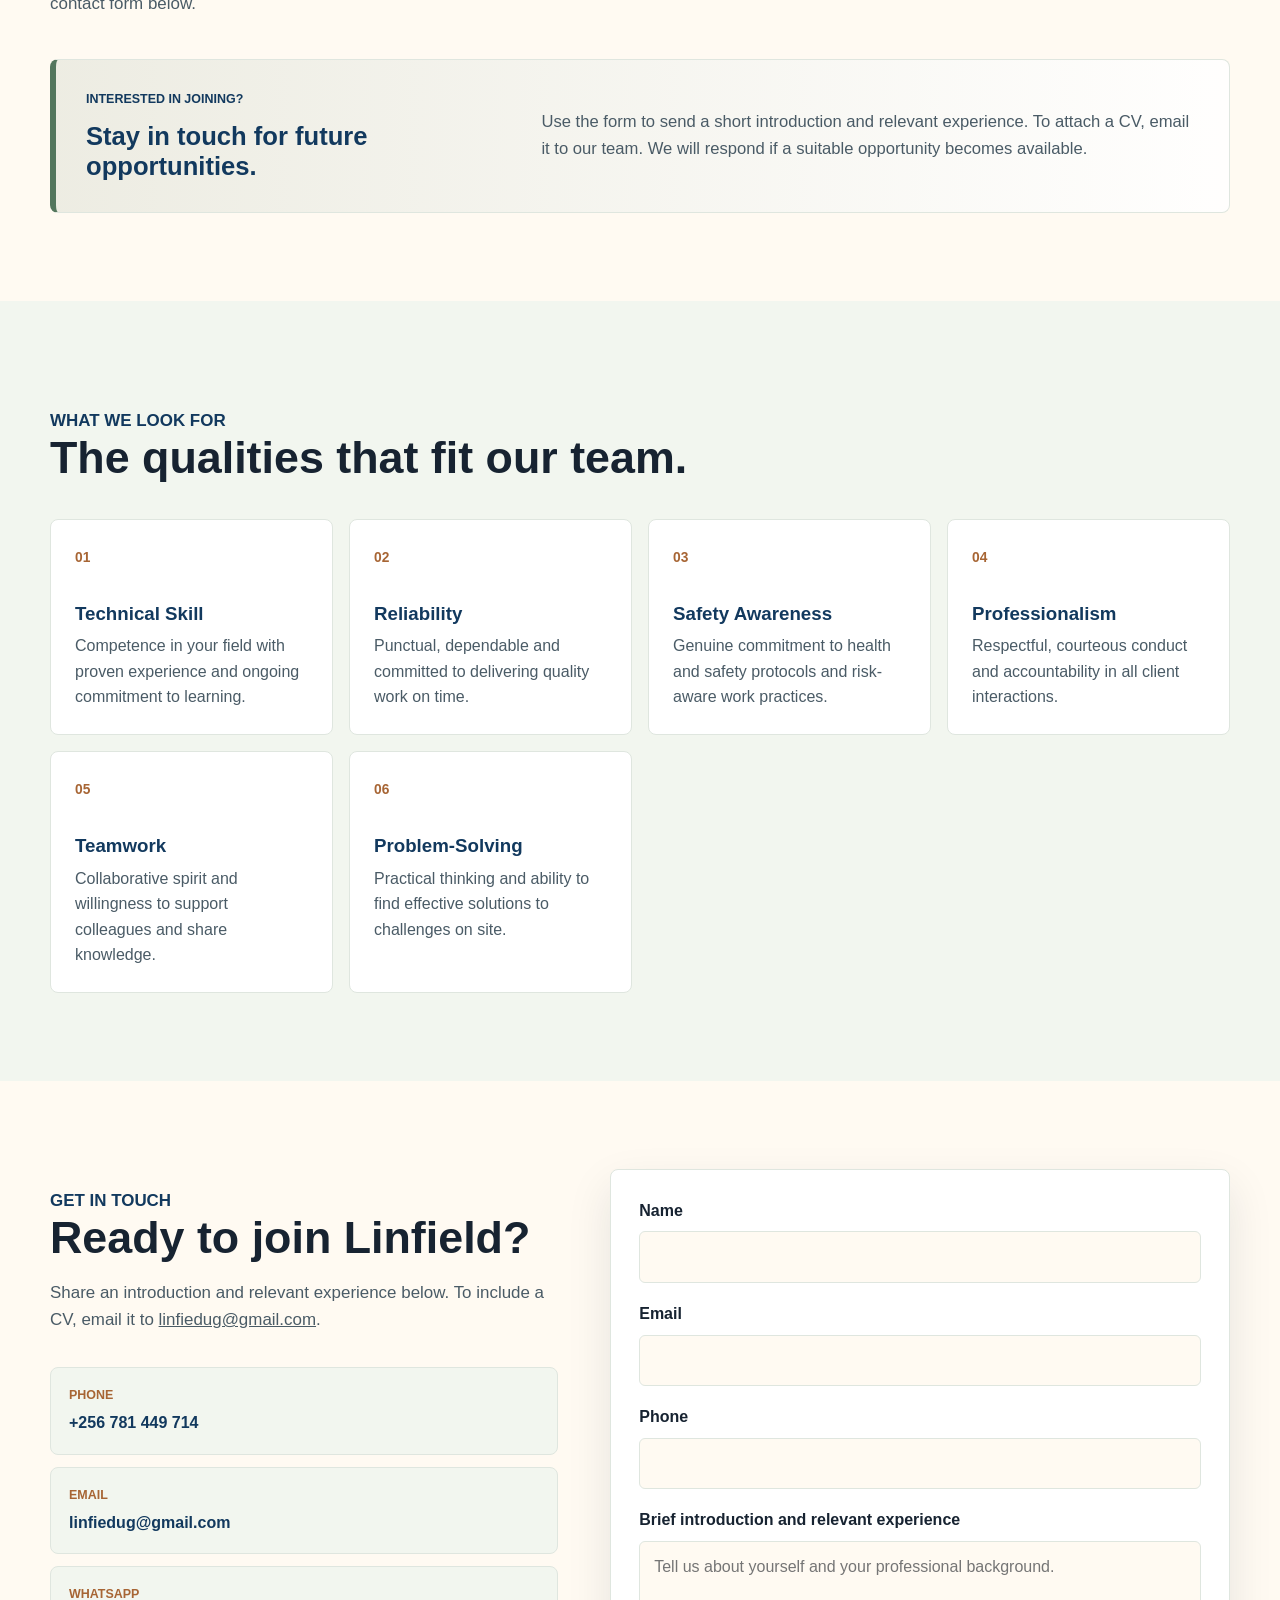
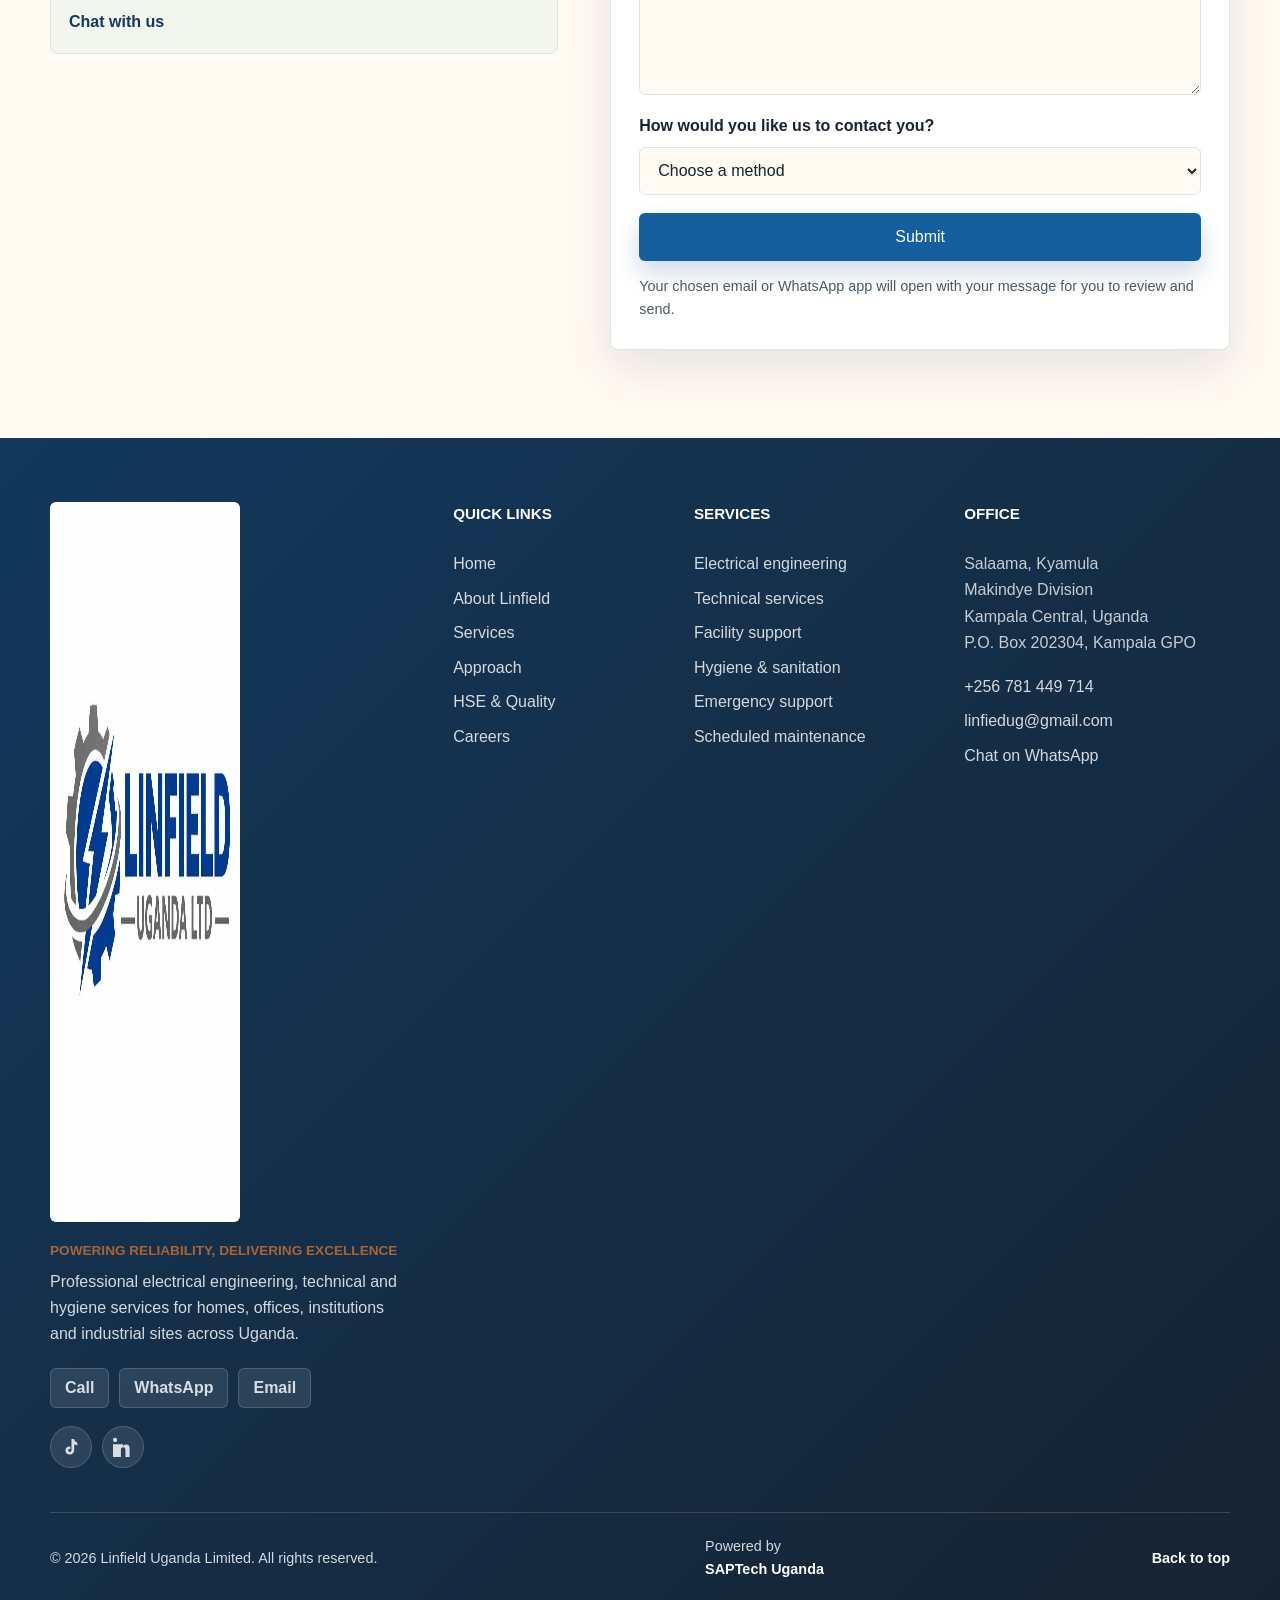
<file: careers.html>
<!DOCTYPE html>
<html lang="en">
<head>
    <meta charset="UTF-8">
    <meta name="viewport" content="width=device-width, initial-scale=1.0">
    <meta name="description" content="Explore future careers with Linfield Uganda, a Kampala provider of electrical, technical and cleaning services. Share your experience with our team.">
    <meta name="keywords" content="careers, jobs, electrical engineering, technical support, hygiene services, Kampala Uganda">
    <meta name="robots" content="index, follow">
    <meta name="theme-color" content="#12395e">
    <meta property="og:type" content="website">
    <meta property="og:url" content="https://linfieldug.com/careers.html">
    <meta property="og:site_name" content="Linfield Uganda Limited">
    <meta property="og:title" content="Careers at Linfield Uganda | Future Opportunities">
    <meta property="og:description" content="Explore future careers with Linfield Uganda, a Kampala provider of electrical, technical and cleaning services. Share your experience with our team.">
    <meta property="og:image" content="https://linfieldug.com/images/logo.png">
    <meta property="og:image:type" content="image/png">
    <meta property="og:image:width" content="1080">
    <meta property="og:image:height" content="720">
    <meta property="og:image:alt" content="Linfield Uganda Limited logo">
    <meta name="twitter:card" content="summary_large_image">
    <meta name="twitter:title" content="Careers at Linfield Uganda | Future Opportunities">
    <meta name="twitter:description" content="Explore future careers with Linfield Uganda, a Kampala provider of electrical, technical and cleaning services. Share your experience with our team.">
    <meta name="twitter:image" content="https://linfieldug.com/images/logo.png">
    <meta name="twitter:image:alt" content="Linfield Uganda Limited logo">
    <meta name="author" content="Linfield Uganda Limited">
    <meta name="copyright" content="Linfield Uganda Limited">
    <link rel="canonical" href="https://linfieldug.com/careers.html">
    <link rel="icon" type="image/png" href="images/logo.png">
    <link rel="apple-touch-icon" href="images/logo.png">
    <title>Careers at Linfield Uganda | Future Opportunities</title>
    <link rel="preload" as="image" href="images/introduction.webp" fetchpriority="high">
    <link rel="stylesheet" href="style.css">
</head>
<body>
    <a class="skip-link" href="#main">Skip to content</a>

    <header class="site-header">
        <nav class="navbar" aria-label="Main navigation">
            <a class="brand" href="index.html" aria-label="Linfield Uganda home">
                <img src="images/logo.webp" alt="Linfield Uganda Limited logo" class="brand-logo" width="1080" height="720" decoding="async">
                <span class="brand-copy">
                    <span class="brand-line">Powering reliability, delivering excellence</span>
                </span>
            </a>

            <button class="nav-toggle" type="button" aria-label="Open navigation" aria-expanded="false" aria-controls="nav-menu">
                <span></span>
                <span></span>
                <span></span>
            </button>

            <ul class="nav-menu" id="nav-menu">
                <li><a href="index.html" class="nav-link">Home</a></li>
                <li><a href="index.html#about" class="nav-link">About</a></li>
                <li><a href="index.html#services" class="nav-link">Services</a></li>
                <li><a href="index.html#approach" class="nav-link">Approach</a></li>
                <li><a href="index.html#standards" class="nav-link">Standards</a></li>
                <li><a href="gallery.html" class="nav-link">Gallery</a></li>
                <li><a href="careers.html" class="nav-link nav-action">Careers</a></li>
            </ul>
        </nav>
    </header>

    <main id="main">
        <section id="careers-hero" class="hero section-band">
            <div class="container hero-grid">
                <div class="hero-copy">
                    <p class="eyebrow" style="color: #12395e;">Join our team</p>
                    <h1>Careers at Linfield Uganda</h1>
                    <p class="hero-lede">We're looking for people who take pride in their work. Electricians, technicians, cleaners and support staff who care about doing things right and treating clients with respect. If that sounds like you, let's talk.</p>
                    <div class="hero-actions" aria-label="Primary actions">
                        <a href="#opportunities" class="button button-primary">View Open Positions</a>
                        <a href="#apply" class="button button-secondary">Apply Now</a>
                    </div>
                </div>
            </div>
        </section>

        <section id="why-linfield" class="about section-pad">
            <div class="container two-column">
                <div>
                    <p class="section-label" style="color: #12395e;">Why Linfield</p>
                    <h2>Build your career with a growing company.</h2>
                </div>
                <div class="section-copy">
                    <p>Linfield Uganda Limited is a professional company with real ambitions. We invest in our people and believe that quality work starts with a talented, motivated team that has the right tools, training and environment to succeed.</p>
                    <div class="statement-grid">
                        <article class="statement">
                            <h3>Professional Growth</h3>
                            <p>Develop your skills in a supportive environment with ongoing training, mentorship and opportunities to take on challenging projects.</p>
                        </article>
                        <article class="statement">
                            <h3>Competitive Benefits</h3>
                            <p>Fair compensation, health support and a workplace culture that values your contribution and wellbeing.</p>
                        </article>
                        <article class="statement">
                            <h3>Real Impact</h3>
                            <p>Work on projects that matter, serving clients across residential, commercial and industrial sectors in Uganda.</p>
                        </article>
                        <article class="statement">
                            <h3>Team Culture</h3>
                            <p>Join a collaborative team where professionalism, safety and mutual respect guide how we work together.</p>
                        </article>
                    </div>
                </div>
            </div>
        </section>

        <section id="opportunities" class="services section-pad">
            <div class="container">
                <div class="section-heading">
                    <p class="section-label" style="color: #12395e;">Current openings</p>
                    <h2>No open positions at the moment.</h2>
                    <p>There are no current vacancies. You can still tell us about your skills and experience through the contact form below.</p>
                </div>

                <div class="service-reassurance">
                    <div>
                        <p class="section-label" style="color: #12395e;">Interested in joining?</p>
                        <h3>Stay in touch for future opportunities.</h3>
                    </div>
                    <p>Use the form to send a short introduction and relevant experience. To attach a CV, email it to our team. We will respond if a suitable opportunity becomes available.</p>
                </div>
            </div>
        </section>

        <section class="values section-pad section-muted" aria-labelledby="requirements-title">
            <div class="container">
                <div class="section-heading">
                    <p class="section-label" style="color: #12395e;">What we look for</p>
                    <h2 id="requirements-title">The qualities that fit our team.</h2>
                </div>
                <div class="values-grid">
                    <article class="value-card">
                        <span class="value-index">01</span>
                        <h3>Technical Skill</h3>
                        <p>Competence in your field with proven experience and ongoing commitment to learning.</p>
                    </article>
                    <article class="value-card">
                        <span class="value-index">02</span>
                        <h3>Reliability</h3>
                        <p>Punctual, dependable and committed to delivering quality work on time.</p>
                    </article>
                    <article class="value-card">
                        <span class="value-index">03</span>
                        <h3>Safety Awareness</h3>
                        <p>Genuine commitment to health and safety protocols and risk-aware work practices.</p>
                    </article>
                    <article class="value-card">
                        <span class="value-index">04</span>
                        <h3>Professionalism</h3>
                        <p>Respectful, courteous conduct and accountability in all client interactions.</p>
                    </article>
                    <article class="value-card">
                        <span class="value-index">05</span>
                        <h3>Teamwork</h3>
                        <p>Collaborative spirit and willingness to support colleagues and share knowledge.</p>
                    </article>
                    <article class="value-card">
                        <span class="value-index">06</span>
                        <h3>Problem-Solving</h3>
                        <p>Practical thinking and ability to find effective solutions to challenges on site.</p>
                    </article>
                </div>
            </div>
        </section>

        <section id="apply" class="contact section-pad">
            <div class="container contact-grid">
                <div class="contact-intro">
                    <p class="section-label" style="color: #12395e;">Get in touch</p>
                    <h2>Ready to join Linfield?</h2>
                    <p>Share an introduction and relevant experience below. To include a CV, email it to <a href="mailto:linfiedug@gmail.com">linfiedug@gmail.com</a>.</p>

                    <div class="contact-methods">
                        <a href="tel:+256781449714">
                            <span>Phone</span>
                            <strong>+256 781 449 714</strong>
                        </a>
                        <a href="mailto:linfiedug@gmail.com">
                            <span>Email</span>
                            <strong>linfiedug@gmail.com</strong>
                        </a>
                        <a href="https://wa.me/256781449714" target="_blank" rel="noopener noreferrer">
                            <span>WhatsApp</span>
                            <strong>Chat with us</strong>
                        </a>
                    </div>
                </div>

                <form class="contact-form" id="careersForm">
                    <div class="form-row">
                        <label for="name">Name</label>
                        <input id="name" name="name" type="text" autocomplete="name" required>
                    </div>
                    <div class="form-row">
                        <label for="email">Email</label>
                        <input id="email" name="email" type="email" autocomplete="email" required>
                    </div>
                    <div class="form-row">
                        <label for="phone">Phone</label>
                        <input id="phone" name="phone" type="tel" autocomplete="tel" required>
                    </div>
                    <div class="form-row">
                        <label for="message">Brief introduction and relevant experience</label>
                        <textarea id="message" name="message" rows="5" placeholder="Tell us about yourself and your professional background." required></textarea>
                    </div>
                    <div class="form-row">
                        <label for="contact-method">How would you like us to contact you?</label>
                        <select id="contact-method" name="contact-method" required>
                            <option value="">Choose a method</option>
                            <option value="whatsapp">WhatsApp</option>
                            <option value="email">Email</option>
                        </select>
                    </div>
                    <button type="submit" class="button button-primary form-submit">Submit</button>
                    <p class="form-note">Your chosen email or WhatsApp app will open with your message for you to review and send.</p>
                </form>
            </div>
        </section>
    </main>

    <a class="floating-whatsapp" href="https://wa.me/256781449714" target="_blank" rel="noopener noreferrer" aria-label="Chat with Linfield Uganda on WhatsApp">
        <svg viewBox="0 0 32 32" aria-hidden="true" focusable="false">
            <path d="M16.04 3.2c-7.06 0-12.8 5.68-12.8 12.68 0 2.24.6 4.42 1.74 6.34L3.2 28.8l6.78-1.76a12.9 12.9 0 0 0 6.06 1.5c7.06 0 12.8-5.68 12.8-12.68S23.1 3.2 16.04 3.2Zm0 23.16c-1.96 0-3.88-.54-5.54-1.56l-.4-.24-4.02 1.04 1.08-3.88-.26-.4a10.32 10.32 0 0 1-1.58-5.44c0-5.78 4.8-10.48 10.72-10.48s10.72 4.7 10.72 10.48-4.8 10.48-10.72 10.48Zm5.88-7.84c-.32-.16-1.9-.92-2.18-1.02-.3-.12-.52-.16-.74.16-.22.32-.84 1.02-1.04 1.24-.18.22-.38.24-.7.08-.32-.16-1.36-.5-2.58-1.58-.96-.84-1.6-1.88-1.78-2.2-.18-.32-.02-.5.14-.66.14-.14.32-.38.48-.56.16-.18.22-.32.32-.54.1-.22.06-.4-.02-.56-.08-.16-.74-1.76-1.02-2.42-.26-.64-.54-.54-.74-.56h-.62c-.22 0-.56.08-.86.4-.3.32-1.12 1.08-1.12 2.64s1.16 3.06 1.32 3.28c.16.22 2.28 3.44 5.52 4.82.78.34 1.38.54 1.84.68.78.24 1.48.2 2.04.12.62-.1 1.9-.76 2.16-1.5.28-.74.28-1.38.2-1.5-.08-.14-.3-.22-.62-.38Z"/>
        </svg>
    </a>

    <footer class="site-footer">
        <div class="container footer-main">
            <div class="footer-brand">
                <img src="images/logo.webp" alt="Linfield Uganda Limited logo" class="footer-logo" width="1080" height="720" decoding="async">
                <p class="footer-slogan">Powering Reliability, Delivering Excellence</p>
                <p>Professional electrical engineering, technical and hygiene services for homes, offices, institutions and industrial sites across Uganda.</p>
                <div class="footer-actions" aria-label="Footer contact actions">
                    <a href="tel:+256781449714">Call</a>
                    <a href="https://wa.me/256781449714" target="_blank" rel="noopener noreferrer">WhatsApp</a>
                    <a href="mailto:linfiedug@gmail.com">Email</a>
                </div>
                <div class="footer-social" aria-label="Social media links">
                    <a class="social-link" href="https://www.tiktok.com/@linfield.ug.ltd?_r=1&_t=ZS-97GRP5kk8gb" target="_blank" rel="noopener noreferrer" aria-label="Linfield Uganda on TikTok">
                        <svg viewBox="0 0 24 24" aria-hidden="true" focusable="false">
                            <path d="M15.8 2.5c.28 2.3 1.58 3.82 3.8 4.28v3.02a7.3 7.3 0 0 1-3.72-1.14v6.62c0 3.32-2.14 5.72-5.38 5.72-2.88 0-5.1-2.08-5.1-4.9 0-3.18 2.6-5.2 5.78-4.72v3.1c-1.34-.42-2.6.38-2.6 1.64 0 1.02.84 1.76 1.9 1.76 1.24 0 2.1-.78 2.1-2.36V2.5h3.22Z"/>
                        </svg>
                    </a>
                    <a class="social-link" href="https://www.linkedin.com/company/linfield-uganda-limited/" target="_blank" rel="noopener noreferrer" aria-label="Linfield Uganda on LinkedIn">
                        <svg viewBox="0 0 24 24" aria-hidden="true" focusable="false">
                            <path d="M4.98 3.5C4.98 4.88 3.87 6 2.5 6S0 4.88 0 3.5 1.12 1 2.5 1 4.98 2.12 4.98 3.5zM0 8.83h5V24H0V8.83zm7.59 0H12v2.13h.07c.49-.92 1.69-1.89 3.48-1.89 3.72 0 4.4 2.45 4.4 5.64V24h-5v-7.6c0-1.81-.03-4.15-2.53-4.15-2.54 0-2.93 1.98-2.93 4.02V24h-5V8.83z"/>
                        </svg>
                    </a>
                </div>
            </div>

            <nav class="footer-column" aria-label="Footer quick links">
                <h2>Quick links</h2>
                <a href="index.html#home">Home</a>
                <a href="index.html#about">About Linfield</a>
                <a href="index.html#services">Services</a>
                <a href="index.html#approach">Approach</a>
                <a href="index.html#standards">HSE &amp; Quality</a>
                <a href="careers.html">Careers</a>
            </nav>

            <nav class="footer-column" aria-label="Footer services">
                <h2>Services</h2>
                <a href="index.html#services">Electrical engineering</a>
                <a href="index.html#services">Technical services</a>
                <a href="index.html#services">Facility support</a>
                <a href="index.html#services">Hygiene &amp; sanitation</a>
                <a href="index.html#services">Emergency support</a>
                <a href="index.html#services">Scheduled maintenance</a>
            </nav>

            <div class="footer-column footer-contact">
                <h2>Office</h2>
                <address>
                    Salaama, Kyamula<br>
                    Makindye Division<br>
                    Kampala Central, Uganda<br>
                    P.O. Box 202304, Kampala GPO
                </address>
                <a href="tel:+256781449714">+256 781 449 714</a>
                <a href="mailto:linfiedug@gmail.com">linfiedug@gmail.com</a>
                <a href="https://wa.me/256781449714" target="_blank" rel="noopener noreferrer">Chat on WhatsApp</a>
            </div>
        </div>
        <div class="container footer-bottom">
            <p>&copy; 2026 Linfield Uganda Limited. All rights reserved.</p>
            <p>Powered by <a href="https://saptechug.com" target="_blank" rel="noopener noreferrer">SAPTech Uganda</a></p>
            <a href="#main">Back to top</a>
        </div>
    </footer>

    <a id="back-to-top" href="#main" class="back-to-top" aria-label="Back to top">
        <svg viewBox="0 0 24 24" aria-hidden="true" focusable="false">
            <path d="M12 4l8 8h-6v8h-4v-8H4l8-8z" fill="currentColor"/>
        </svg>
    </a>

    <script src="script.js"></script>
</body>
</html>
</file>
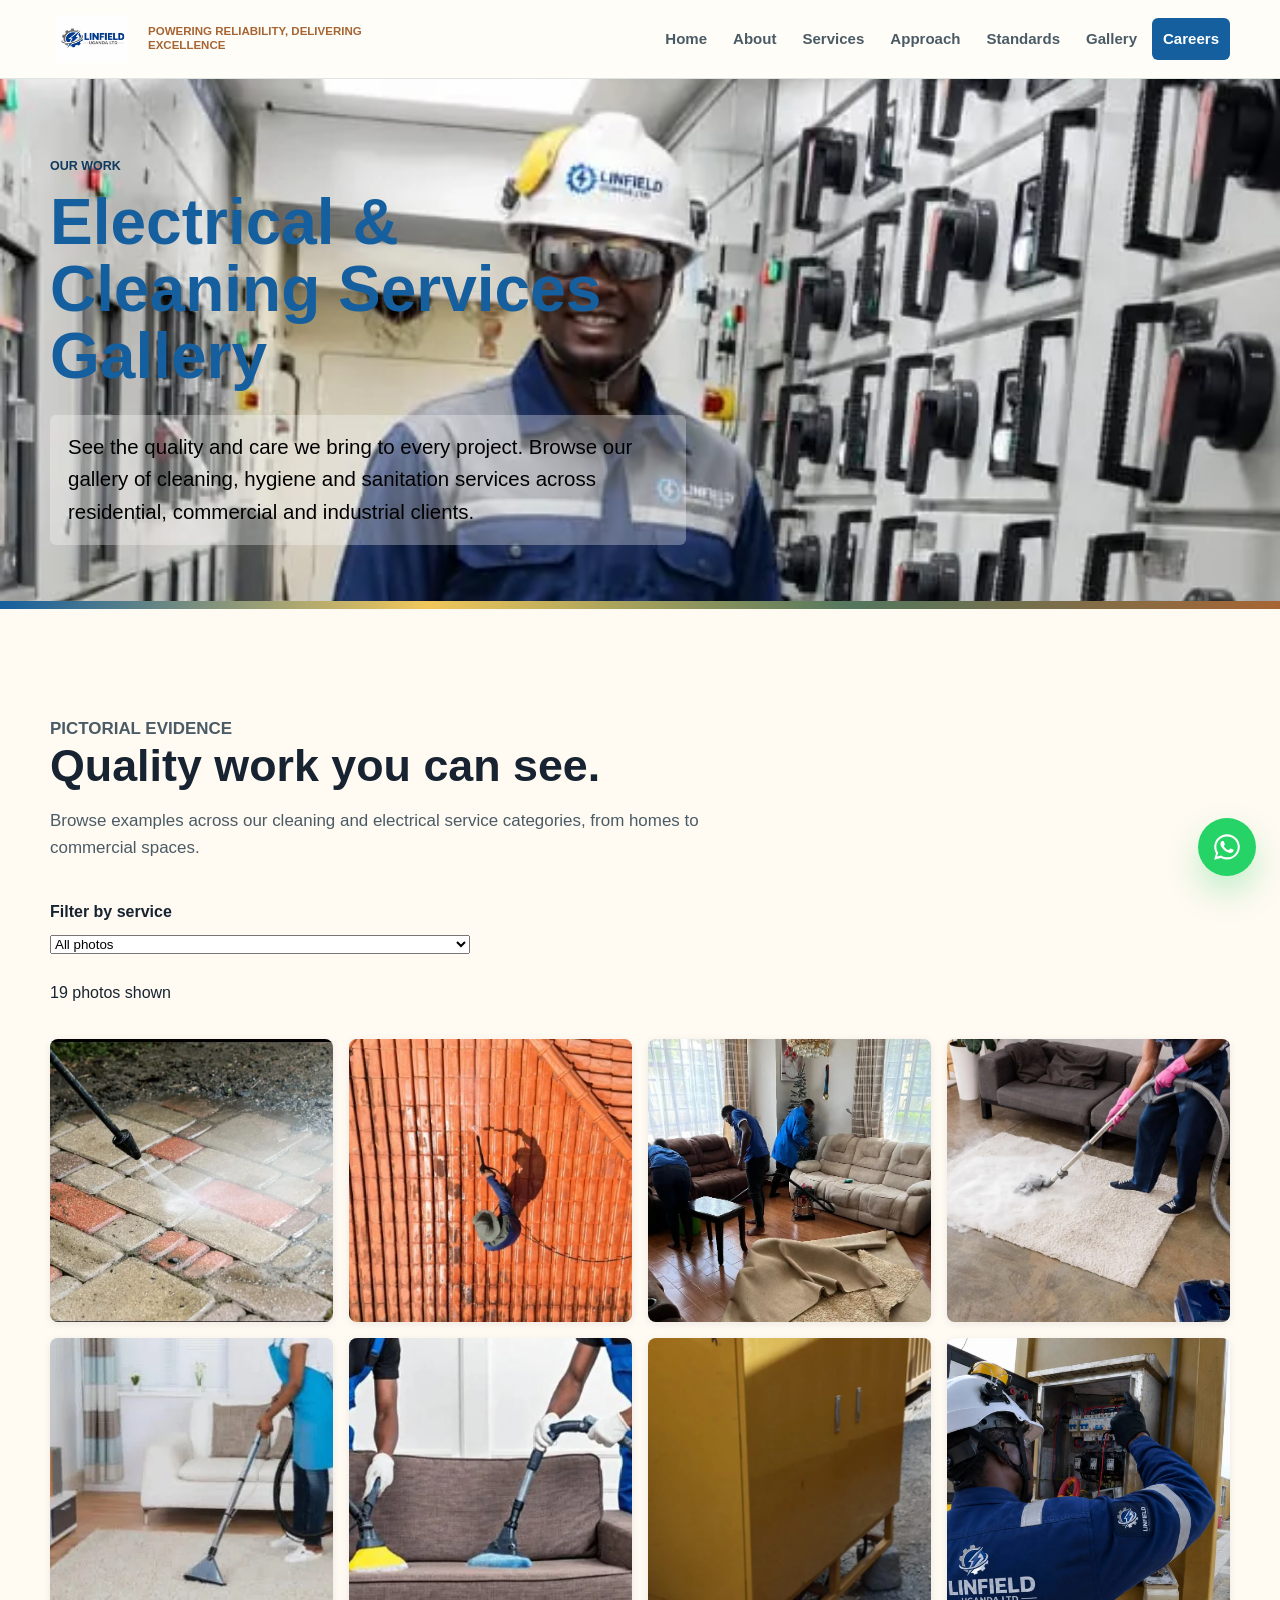
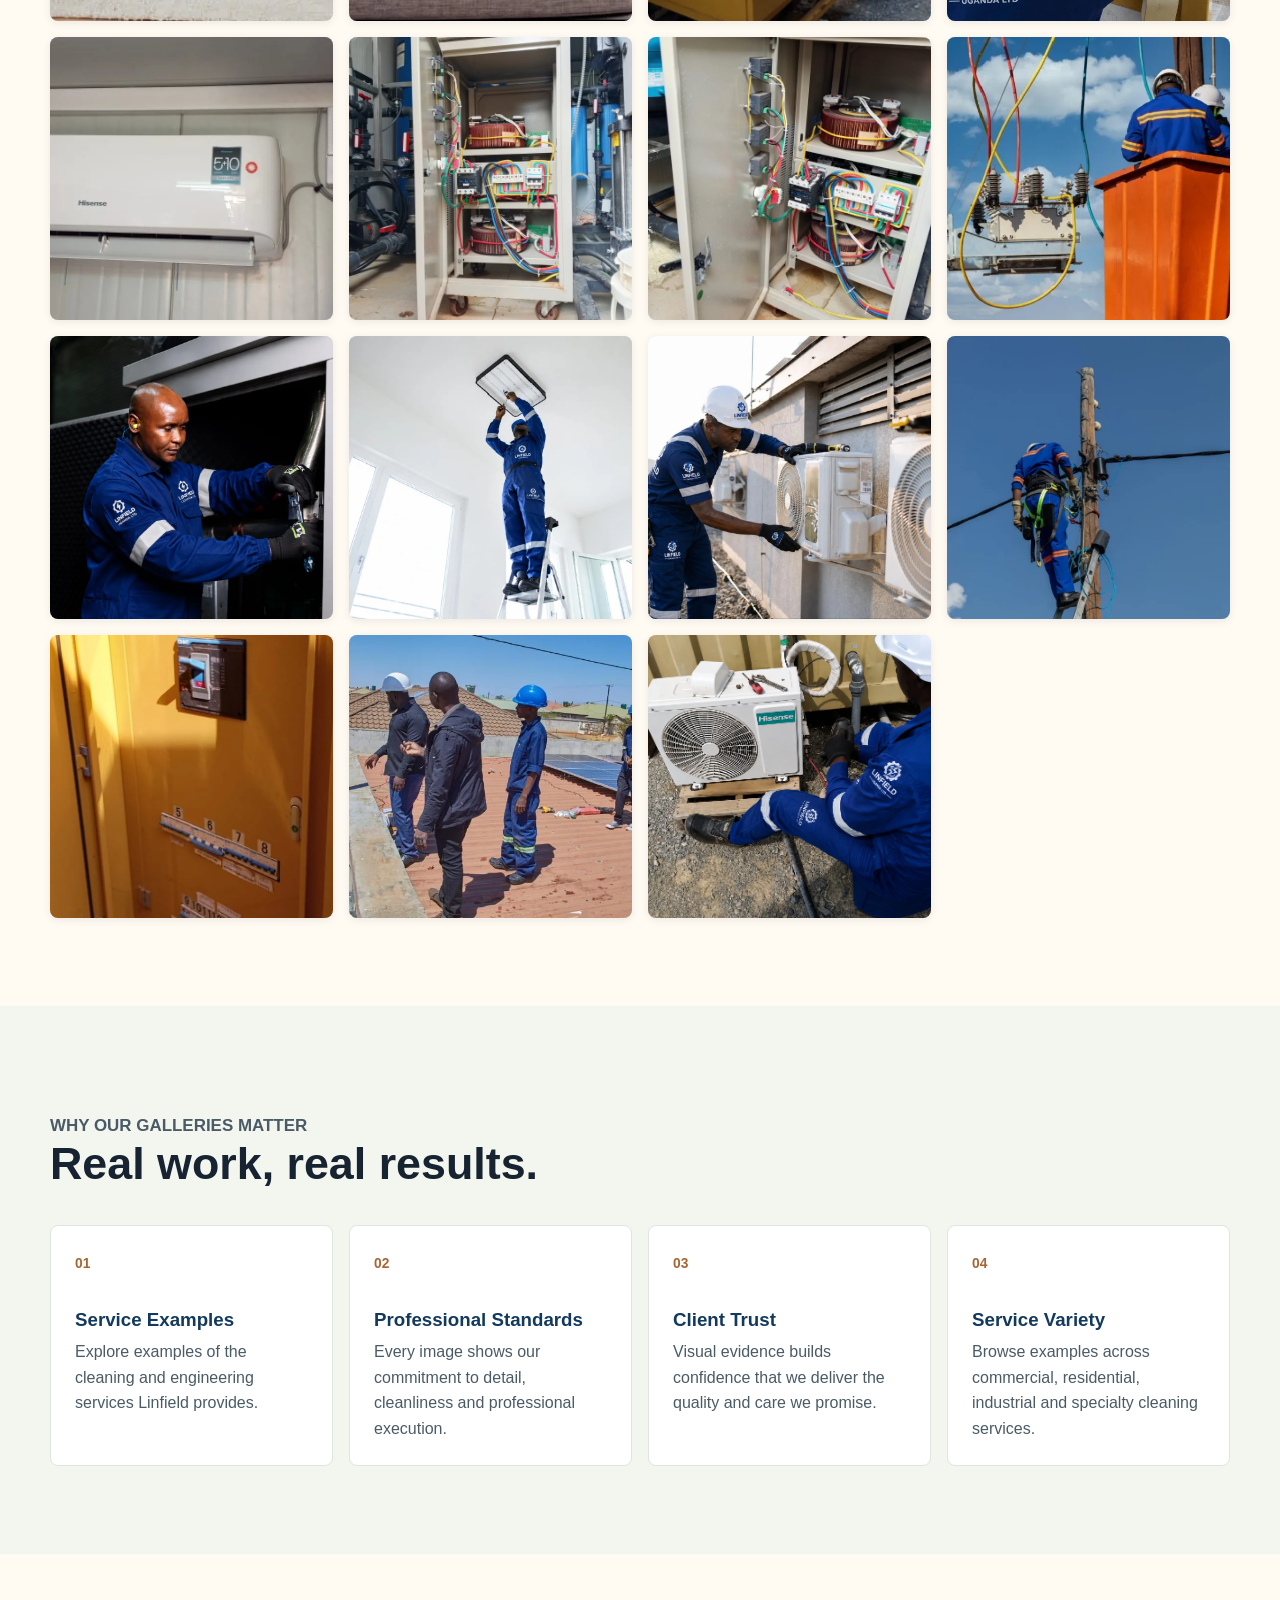
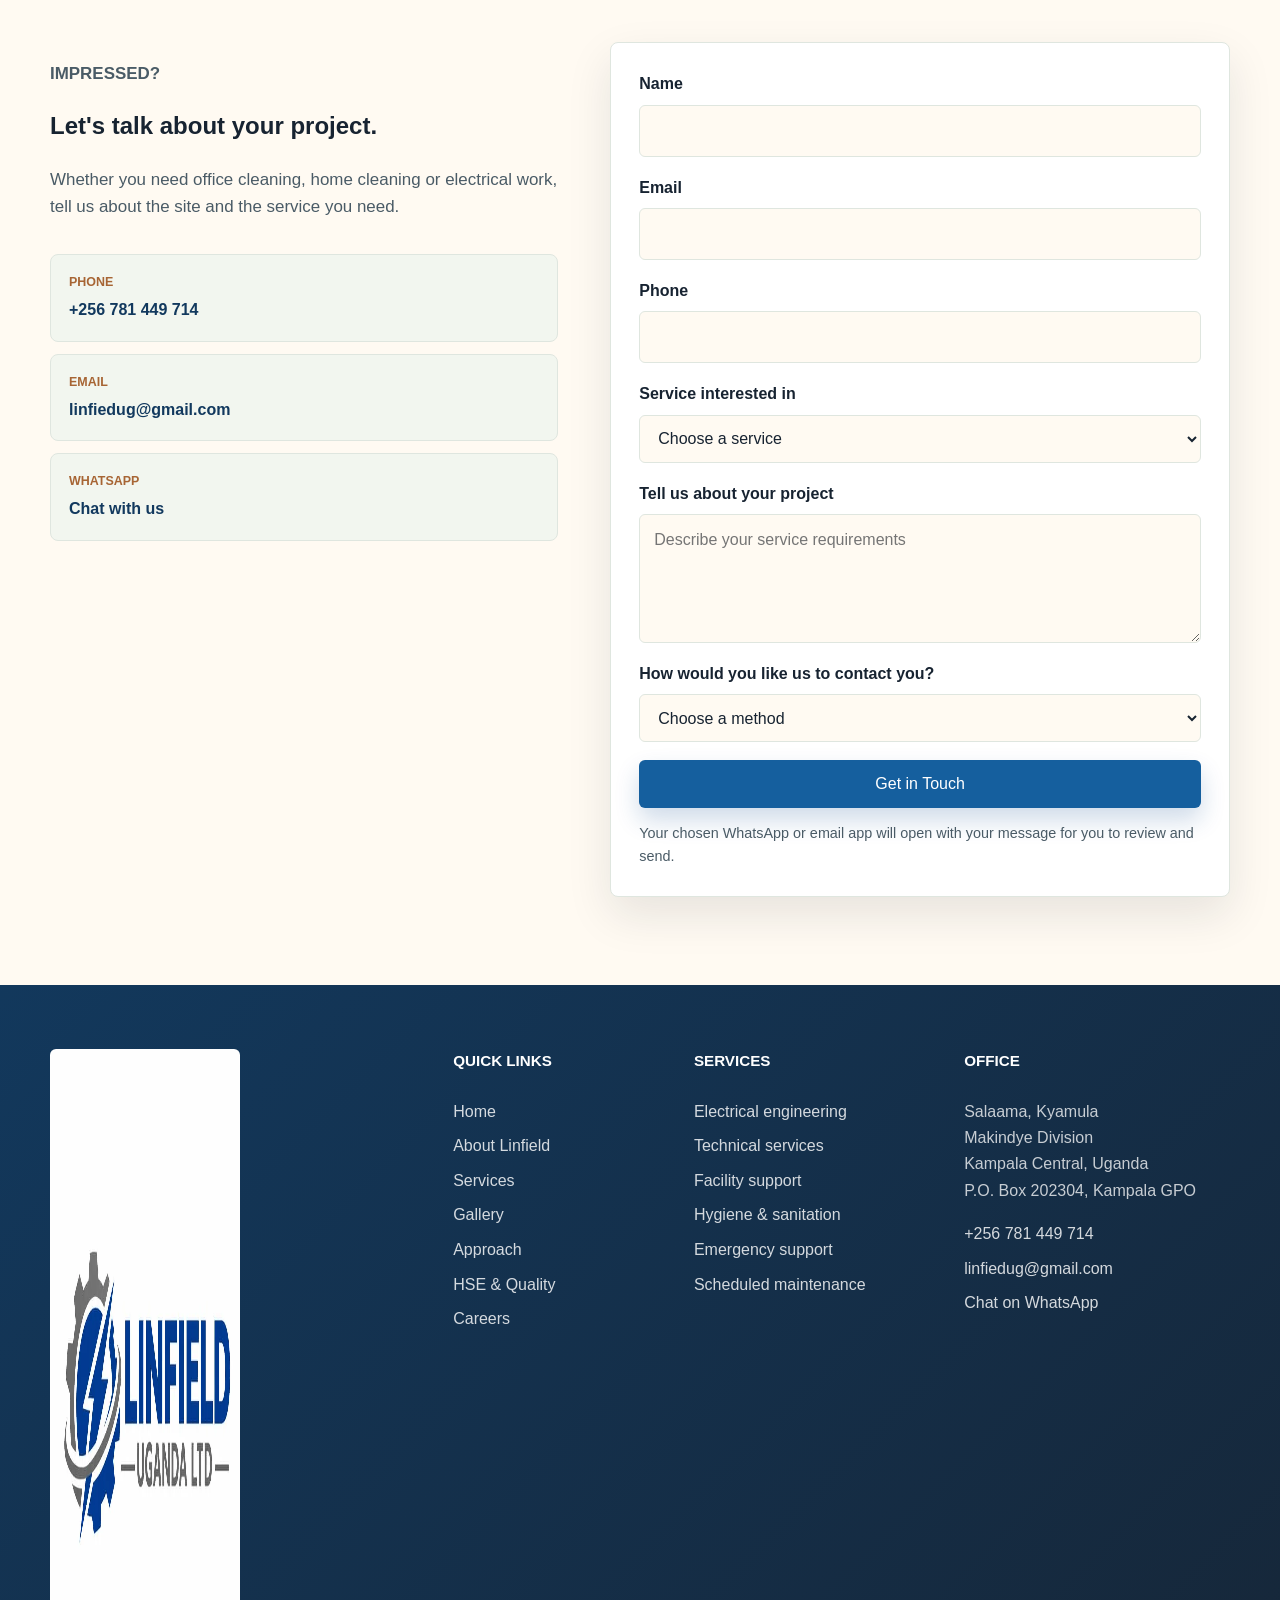
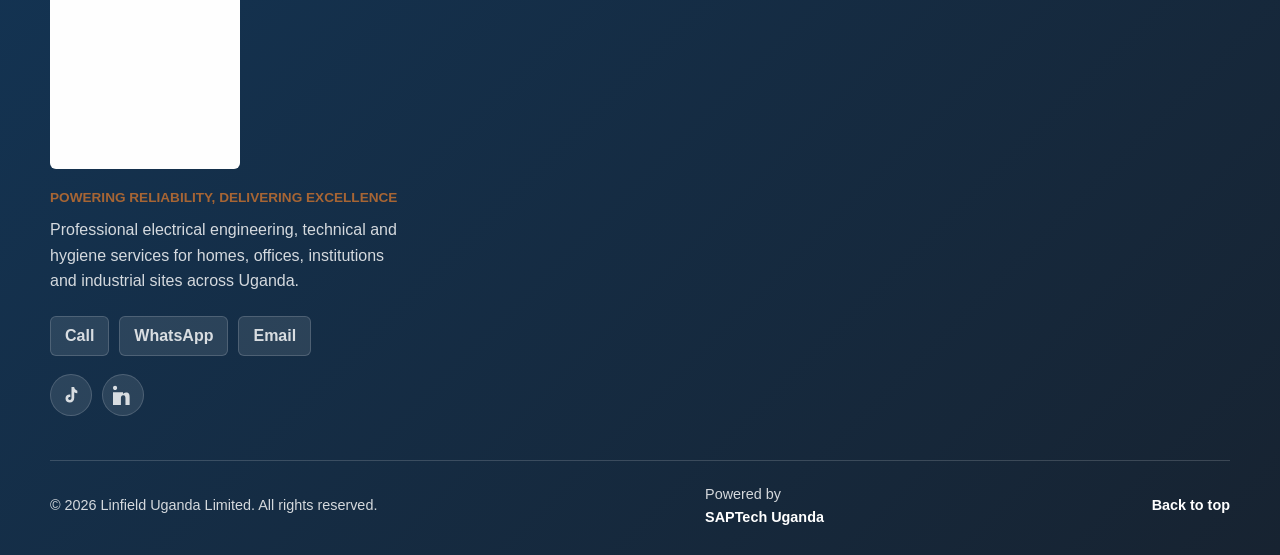
<file: gallery.html>
<!DOCTYPE html>
<html lang="en">
<head>
    <meta charset="UTF-8">
    <meta name="viewport" content="width=device-width, initial-scale=1.0">
    <meta name="description" content="Explore Linfield Uganda's electrical, home and commercial cleaning, upholstery care and maintenance work in Kampala and across Uganda.">
    <meta name="keywords" content="gallery, cleaning services, hygiene, sanitation, before after, testimonials">
    <meta name="robots" content="index, follow">
    <meta name="theme-color" content="#12395e">
    <meta property="og:type" content="website">
    <meta property="og:url" content="https://linfieldug.com/gallery.html">
    <meta property="og:site_name" content="Linfield Uganda Limited">
    <meta property="og:title" content="Electrical &amp; Cleaning Services Gallery | Linfield Uganda">
    <meta property="og:description" content="Explore Linfield Uganda's electrical, home and commercial cleaning, upholstery care and maintenance work in Kampala and across Uganda.">
    <meta property="og:image" content="https://linfieldug.com/images/logo.png">
    <meta property="og:image:type" content="image/png">
    <meta property="og:image:width" content="1080">
    <meta property="og:image:height" content="720">
    <meta property="og:image:alt" content="Linfield Uganda Limited logo">
    <meta name="twitter:card" content="summary_large_image">
    <meta name="twitter:title" content="Electrical &amp; Cleaning Services Gallery | Linfield Uganda">
    <meta name="twitter:description" content="Explore Linfield Uganda's electrical, home and commercial cleaning, upholstery care and maintenance work in Kampala and across Uganda.">
    <meta name="twitter:image" content="https://linfieldug.com/images/logo.png">
    <meta name="twitter:image:alt" content="Linfield Uganda Limited logo">
    <meta name="author" content="Linfield Uganda Limited">
    <meta name="copyright" content="Linfield Uganda Limited">
    <link rel="canonical" href="https://linfieldug.com/gallery.html">
    <link rel="icon" type="image/png" href="images/logo.png">
    <link rel="apple-touch-icon" href="images/logo.png">
    <title>Electrical &amp; Cleaning Services Gallery | Linfield Uganda</title>
    <link rel="preload" as="image" href="images/introduction.webp" fetchpriority="high">
    <link rel="stylesheet" href="style.css">
</head>
<body>
    <a class="skip-link" href="#main">Skip to content</a>

    <header class="site-header">
        <nav class="navbar" aria-label="Main navigation">
            <a class="brand" href="index.html" aria-label="Linfield Uganda home">
                <img src="images/logo.webp" alt="Linfield Uganda Limited logo" class="brand-logo" width="1080" height="720" decoding="async">
                <span class="brand-copy">
                    <span class="brand-line">Powering reliability, delivering excellence</span>
                </span>
            </a>

            <button class="nav-toggle" type="button" aria-label="Open navigation" aria-expanded="false" aria-controls="nav-menu">
                <span></span>
                <span></span>
                <span></span>
            </button>

            <ul class="nav-menu" id="nav-menu">
                <li><a href="index.html" class="nav-link">Home</a></li>
                <li><a href="index.html#about" class="nav-link">About</a></li>
                <li><a href="index.html#services" class="nav-link">Services</a></li>
                <li><a href="index.html#approach" class="nav-link">Approach</a></li>
                <li><a href="index.html#standards" class="nav-link">Standards</a></li>
                <li><a href="gallery.html" class="nav-link">Gallery</a></li>
                <li><a href="careers.html" class="nav-link nav-action">Careers</a></li>
            </ul>
        </nav>
    </header>

    <main id="main">
        <section id="gallery-hero" class="hero section-band">
            <div class="container hero-grid">
                <div class="hero-copy">
                    <p class="eyebrow">Our work</p>
                    <h1>Electrical &amp; Cleaning Services Gallery</h1>
                    <p class="hero-lede">See the quality and care we bring to every project. Browse our gallery of cleaning, hygiene and sanitation services across residential, commercial and industrial clients.</p>
                </div>
            </div>
        </section>

        <section id="gallery" class="section-pad">
            <div class="container">
                <div class="section-heading">
                    <p class="section-label">Pictorial evidence</p>
                    <h2>Quality work you can see.</h2>
                    <p>Browse examples across our cleaning and electrical service categories, from homes to commercial spaces.</p>
                </div>

                <div class="gallery-filters">
                    <label for="galleryFilter">Filter by service</label>
                    <select id="galleryFilter" name="galleryFilter">
                        <option value="all">All photos</option>
                        <option value="cleaning">Cleaning services</option>
                        <option value="electrical">Electrical engineering</option>
                    </select>
                    <p id="galleryFilterStatus" role="status" aria-live="polite"></p>
                </div>

                <div class="gallery-grid" id="galleryGrid">
                    <div class="gallery-item" data-service="commercial">
                        <img src="images/Commercial cleaning. Cleaning of pavers.webp" alt="Commercial cleaning - Pavers cleaning service" loading="lazy" width="709" height="488" decoding="async">
                    </div>
                    <div class="gallery-item" data-service="commercial">
                        <img src="images/Commercial cleaning. Rooftile cleaning.webp" alt="Commercial cleaning - Roof tile cleaning service" loading="lazy" width="714" height="405" decoding="async">
                    </div>
                    <div class="gallery-item" data-service="residential">
                        <img src="images/Residential cleaning.webp" alt="Residential cleaning service" loading="lazy" width="711" height="697" decoding="async">
                    </div>
                    <div class="gallery-item" data-service="upholstery">
                        <img src="images/Upholstery cleaning. Carpet cleaning.webp" alt="Upholstery cleaning - Carpet cleaning" loading="lazy" width="720" height="929" decoding="async">
                    </div>
                    <div class="gallery-item" data-service="upholstery">
                        <img src="images/Upholstery cleaning. Carpet cleaning2.webp" alt="Upholstery cleaning - Carpet cleaning service" loading="lazy" width="571" height="313" decoding="async">
                    </div>
                    <div class="gallery-item" data-service="upholstery">
                        <img src="images/Upholstery Cleaning. Sofa cleaning.webp" alt="Upholstery cleaning - Sofa cleaning" loading="lazy" width="720" height="391" decoding="async">
                    </div>
                    <div class="gallery-item" data-service="electrical">
                        <img src="images/electrical-installations.webp" alt="Electrical engineering - Installations service" loading="lazy" width="576" height="1280" decoding="async">
                    </div>
                    <div class="gallery-item" data-service="electrical">
                        <img src="images/Maintenance&Troubleshooting.webp" alt="Electrical engineering - Maintenance and troubleshooting" loading="lazy" width="1080" height="1080" decoding="async">
                    </div>
                    <div class="gallery-item" data-service="electrical">
                        <img src="images/Distribution-Boards.webp" alt="Electrical engineering - Distribution boards" loading="lazy" width="1280" height="576" decoding="async">
                    </div>
                    <div class="gallery-item" data-service="electrical">
                        <img src="images/protection-systems.webp" alt="Electrical engineering - Protection systems" loading="lazy" width="1280" height="1280" decoding="async">
                    </div>
                    <div class="gallery-item" data-service="electrical">
                        <img src="images/electrical-inspections.webp" alt="Electrical engineering - Inspections" loading="lazy" width="1280" height="1280" decoding="async">
                    </div>
                    <div class="gallery-item" data-service="electrical">
                        <img src="images/preventive-maintenance.webp" alt="Electrical engineering - Preventive maintenance" loading="lazy" width="720" height="476" decoding="async">
                    </div>
                    <div class="gallery-item" data-service="electrical">
                        <img src="images/Generator-installation.webp" alt="Electrical engineering - Generator installation service" loading="lazy" width="1280" height="873" decoding="async">
                    </div>
                    <div class="gallery-item" data-service="electrical">
                        <img src="images/House-wiring&equipment-installations.webp" alt="Electrical engineering - House wiring and equipment installations" loading="lazy" width="1280" height="845" decoding="async">
                    </div>
                    <div class="gallery-item" data-service="electrical">
                        <img src="images/AC-maintenance.webp" alt="Electrical engineering - AC maintenance and service" loading="lazy" width="1280" height="858" decoding="async">
                    </div>
                    <div class="gallery-item" data-service="electrical">
                        <img src="images/Installations.webp" alt="Electrical engineering - Additional installations" loading="lazy" width="708" height="777" decoding="async">
                    </div>
                    <div class="gallery-item" data-service="electrical">
                        <img src="images/electrical-distribution.webp" alt="Electrical engineering - Distribution systems" loading="lazy" width="576" height="1280" decoding="async">
                    </div>
                    <div class="gallery-item" data-service="electrical">
                        <img src="images/inspections.webp" alt="Electrical engineering - Inspections service" loading="lazy" width="713" height="480" decoding="async">
                    </div>
                    <div class="gallery-item" data-service="electrical">
                        <img src="images/ac-maintenance2.webp" alt="Electrical engineering - AC maintenance service" loading="lazy" width="1254" height="1254" decoding="async">
                    </div>
                </div>
            </div>
        </section>

        <section class="section-pad section-muted">
            <div class="container">
                <div class="section-heading">
                    <p class="section-label">Why our galleries matter</p>
                    <h2>Real work, real results.</h2>
                </div>
                <div class="values-grid">
                    <article class="value-card">
                        <span class="value-index">01</span>
                        <h3>Service Examples</h3>
                        <p>Explore examples of the cleaning and engineering services Linfield provides.</p>
                    </article>
                    <article class="value-card">
                        <span class="value-index">02</span>
                        <h3>Professional Standards</h3>
                        <p>Every image shows our commitment to detail, cleanliness and professional execution.</p>
                    </article>
                    <article class="value-card">
                        <span class="value-index">03</span>
                        <h3>Client Trust</h3>
                        <p>Visual evidence builds confidence that we deliver the quality and care we promise.</p>
                    </article>
                    <article class="value-card">
                        <span class="value-index">04</span>
                        <h3>Service Variety</h3>
                        <p>Browse examples across commercial, residential, industrial and specialty cleaning services.</p>
                    </article>
                </div>
            </div>
        </section>

        <section class="section-pad">
            <div class="container contact-grid">
                <div class="contact-intro">
                    <p class="section-label">Impressed?</p>
                    <h2>Let's talk about your project.</h2>
                    <p>Whether you need office cleaning, home cleaning or electrical work, tell us about the site and the service you need.</p>

                    <div class="contact-methods">
                        <a href="tel:+256781449714">
                            <span>Phone</span>
                            <strong>+256 781 449 714</strong>
                        </a>
                        <a href="mailto:linfiedug@gmail.com">
                            <span>Email</span>
                            <strong>linfiedug@gmail.com</strong>
                        </a>
                        <a href="https://wa.me/256781449714" target="_blank" rel="noopener noreferrer">
                            <span>WhatsApp</span>
                            <strong>Chat with us</strong>
                        </a>
                    </div>
                </div>

                <form class="contact-form" id="contactForm">
                    <div class="form-row">
                        <label for="name">Name</label>
                        <input id="name" name="name" type="text" autocomplete="name" required>
                    </div>
                    <div class="form-row">
                        <label for="email">Email</label>
                        <input id="email" name="email" type="email" autocomplete="email" required>
                    </div>
                    <div class="form-row">
                        <label for="phone">Phone</label>
                        <input id="phone" name="phone" type="tel" autocomplete="tel" required>
                    </div>
                    <div class="form-row">
                        <label for="service">Service interested in</label>
                        <select id="service" name="service" required>
                            <option value="">Choose a service</option>
                            <option value="commercial">Commercial Cleaning</option>
                            <option value="residential">Residential Cleaning</option>
                            <option value="deep-cleaning">Deep Cleaning</option>
                            <option value="workplace-sanitation">Workplace Sanitation</option>
                            <option value="washroom-hygiene">Washroom Hygiene</option>
                            <option value="upholstery">Upholstery Cleaning</option>
                            <option value="other">Other Service</option>
                        </select>
                    </div>
                    <div class="form-row">
                        <label for="message">Tell us about your project</label>
                        <textarea id="message" name="message" rows="4" placeholder="Describe your service requirements" required></textarea>
                    </div>
                    <div class="form-row">
                        <label for="contact-method-gallery">How would you like us to contact you?</label>
                        <select id="contact-method-gallery" name="contact-method-gallery" required>
                            <option value="">Choose a method</option>
                            <option value="whatsapp">WhatsApp</option>
                            <option value="email">Email</option>
                        </select>
                    </div>
                    <button type="submit" class="button button-primary form-submit">Get in Touch</button>
                    <p class="form-note">Your chosen WhatsApp or email app will open with your message for you to review and send.</p>
                </form>
            </div>
        </section>
    </main>

    <a class="floating-whatsapp" href="https://wa.me/256781449714" target="_blank" rel="noopener noreferrer" aria-label="Chat with Linfield Uganda on WhatsApp">
        <svg viewBox="0 0 32 32" aria-hidden="true" focusable="false">
            <path d="M16.04 3.2c-7.06 0-12.8 5.68-12.8 12.68 0 2.24.6 4.42 1.74 6.34L3.2 28.8l6.78-1.76a12.9 12.9 0 0 0 6.06 1.5c7.06 0 12.8-5.68 12.8-12.68S23.1 3.2 16.04 3.2Zm0 23.16c-1.96 0-3.88-.54-5.54-1.56l-.4-.24-4.02 1.04 1.08-3.88-.26-.4a10.32 10.32 0 0 1-1.58-5.44c0-5.78 4.8-10.48 10.72-10.48s10.72 4.7 10.72 10.48-4.8 10.48-10.72 10.48Zm5.88-7.84c-.32-.16-1.9-.92-2.18-1.02-.3-.12-.52-.16-.74.16-.22.32-.84 1.02-1.04 1.24-.18.22-.38.24-.7.08-.32-.16-1.36-.5-2.58-1.58-.96-.84-1.6-1.88-1.78-2.2-.18-.32-.02-.5.14-.66.14-.14.32-.38.48-.56.16-.18.22-.32.32-.54.1-.22.06-.4-.02-.56-.08-.16-.74-1.76-1.02-2.42-.26-.64-.54-.54-.74-.56h-.62c-.22 0-.56.08-.86.4-.3.32-1.12 1.08-1.12 2.64s1.16 3.06 1.32 3.28c.16.22 2.28 3.44 5.52 4.82.78.34 1.38.54 1.84.68.78.24 1.48.2 2.04.12.62-.1 1.9-.76 2.16-1.5.28-.74.28-1.38.2-1.5-.08-.14-.3-.22-.62-.38Z"/>
        </svg>
    </a>

    <footer class="site-footer">
        <div class="container footer-main">
            <div class="footer-brand">
                <img src="images/logo.webp" alt="Linfield Uganda Limited logo" class="footer-logo" width="1080" height="720" decoding="async">
                <p class="footer-slogan">Powering Reliability, Delivering Excellence</p>
                <p>Professional electrical engineering, technical and hygiene services for homes, offices, institutions and industrial sites across Uganda.</p>
                <div class="footer-actions" aria-label="Footer contact actions">
                    <a href="tel:+256781449714">Call</a>
                    <a href="https://wa.me/256781449714" target="_blank" rel="noopener noreferrer">WhatsApp</a>
                    <a href="mailto:linfiedug@gmail.com">Email</a>
                </div>
                <div class="footer-social" aria-label="Social media links">
                    <a class="social-link" href="https://www.tiktok.com/@linfield.ug.ltd?_r=1&_t=ZS-97GRP5kk8gb" target="_blank" rel="noopener noreferrer" aria-label="Linfield Uganda on TikTok">
                        <svg viewBox="0 0 24 24" aria-hidden="true" focusable="false">
                            <path d="M15.8 2.5c.28 2.3 1.58 3.82 3.8 4.28v3.02a7.3 7.3 0 0 1-3.72-1.14v6.62c0 3.32-2.14 5.72-5.38 5.72-2.88 0-5.1-2.08-5.1-4.9 0-3.18 2.6-5.2 5.78-4.72v3.1c-1.34-.42-2.6.38-2.6 1.64 0 1.02.84 1.76 1.9 1.76 1.24 0 2.1-.78 2.1-2.36V2.5h3.22Z"/>
                        </svg>
                    </a>
                    <a class="social-link" href="https://www.linkedin.com/company/linfield-uganda-limited/" target="_blank" rel="noopener noreferrer" aria-label="Linfield Uganda on LinkedIn">
                        <svg viewBox="0 0 24 24" aria-hidden="true" focusable="false">
                            <path d="M4.98 3.5C4.98 4.88 3.87 6 2.5 6S0 4.88 0 3.5 1.12 1 2.5 1 4.98 2.12 4.98 3.5zM0 8.83h5V24H0V8.83zm7.59 0H12v2.13h.07c.49-.92 1.69-1.89 3.48-1.89 3.72 0 4.4 2.45 4.4 5.64V24h-5v-7.6c0-1.81-.03-4.15-2.53-4.15-2.54 0-2.93 1.98-2.93 4.02V24h-5V8.83z"/>
                        </svg>
                    </a>
                </div>
            </div>

            <nav class="footer-column" aria-label="Footer quick links">
                <h2>Quick links</h2>
                <a href="index.html#home">Home</a>
                <a href="index.html#about">About Linfield</a>
                <a href="index.html#services">Services</a>
                <a href="gallery.html">Gallery</a>
                <a href="index.html#approach">Approach</a>
                <a href="index.html#standards">HSE &amp; Quality</a>
                <a href="careers.html">Careers</a>
            </nav>

            <nav class="footer-column" aria-label="Footer services">
                <h2>Services</h2>
                <a href="index.html#services">Electrical engineering</a>
                <a href="index.html#services">Technical services</a>
                <a href="index.html#services">Facility support</a>
                <a href="index.html#services">Hygiene &amp; sanitation</a>
                <a href="index.html#services">Emergency support</a>
                <a href="index.html#services">Scheduled maintenance</a>
            </nav>

            <div class="footer-column footer-contact">
                <h2>Office</h2>
                <address>
                    Salaama, Kyamula<br>
                    Makindye Division<br>
                    Kampala Central, Uganda<br>
                    P.O. Box 202304, Kampala GPO
                </address>
                <a href="tel:+256781449714">+256 781 449 714</a>
                <a href="mailto:linfiedug@gmail.com">linfiedug@gmail.com</a>
                <a href="https://wa.me/256781449714" target="_blank" rel="noopener noreferrer">Chat on WhatsApp</a>
            </div>
        </div>
        <div class="container footer-bottom">
            <p>&copy; 2026 Linfield Uganda Limited. All rights reserved.</p>
            <p>Powered by <a href="https://saptechug.com" target="_blank" rel="noopener noreferrer">SAPTech Uganda</a></p>
            <a href="#main">Back to top</a>
        </div>
    </footer>

    <a id="back-to-top" href="#main" class="back-to-top" aria-label="Back to top">
        <svg viewBox="0 0 24 24" aria-hidden="true" focusable="false">
            <path d="M12 4l8 8h-6v8h-4v-8H4l8-8z" fill="currentColor"/>
        </svg>
    </a>

    <script src="script.js"></script>
</body>
</html>
</file>
<file: style.css>
:root {
    --ink: #172331;
    --ink-soft: #4a5b66;
    --paper: #fffaf2;
    --surface: #ffffff;
    --mist: #f2f6ef;
    --line: #dfe6df;
    --blue: #155f9e;
    --blue-deep: #12395e;
    --copper: #a76534;
    --green: #53765d;
    --yellow: #f0c75b;
    --warm: #f8ede3;
    --shadow: 0 18px 45px rgba(18, 33, 47, 0.1);
    --radius: 8px;
    --max-width: 1180px;
}

* {
    box-sizing: border-box;
}

html {
    scroll-behavior: smooth;
}

section[id] {
    scroll-margin-top: 92px;
}

body {
    margin: 0;
    font-family: "Segoe UI", Arial, sans-serif;
    color: var(--ink);
    background: var(--paper);
    line-height: 1.6;
    text-rendering: optimizeLegibility;
}

body.nav-open {
    overflow: hidden;
}

img {
    max-width: 100%;
    display: block;
}

a {
    color: inherit;
}

.skip-link {
    position: absolute;
    left: 16px;
    top: -60px;
    z-index: 200;
    background: var(--ink);
    color: white;
    padding: 10px 14px;
    border-radius: 4px;
}

.skip-link:focus {
    top: 16px;
}

.container {
    width: min(100% - 40px, var(--max-width));
    margin: 0 auto;
}

.site-header {
    position: sticky;
    top: 0;
    z-index: 100;
    background: rgba(255, 253, 248, 0.94);
    border-bottom: 1px solid rgba(219, 227, 223, 0.9);
    backdrop-filter: blur(14px);
}

.navbar {
    width: min(100% - 40px, var(--max-width));
    min-height: 78px;
    margin: 0 auto;
    display: flex;
    align-items: center;
    justify-content: space-between;
    gap: 24px;
}

.brand {
    display: flex;
    align-items: center;
    gap: 14px;
    text-decoration: none;
    min-width: 0;
}

.brand-logo {
    width: 84px;
    height: 48px;
    object-fit: contain;
}

.brand-copy {
    display: grid;
    line-height: 1.1;
}

.brand-name {
    display: none;
}

.brand-line {
    color: var(--copper);
    max-width: 250px;
    font-size: 0.72rem;
    font-weight: 700;
    line-height: 1.2;
    text-transform: uppercase;
}

.nav-menu {
    list-style: none;
    display: flex;
    align-items: center;
    gap: 4px;
    margin: 0;
    padding: 0;
}

.nav-link {
    display: inline-flex;
    align-items: center;
    min-height: 42px;
    padding: 0 11px;
    text-decoration: none;
    color: var(--ink-soft);
    font-weight: 700;
    font-size: 0.94rem;
    border-radius: 6px;
}

.nav-link:hover,
.nav-link.active {
    color: var(--blue);
    background: rgba(16, 75, 145, 0.08);
}

.nav-action {
    background: var(--blue);
    color: white;
}

.nav-action:hover,
.nav-action.active {
    background: var(--blue-deep);
    color: white;
}

.nav-toggle {
    display: none;
    width: 44px;
    height: 44px;
    border: 1px solid var(--line);
    border-radius: 6px;
    background: var(--surface);
    align-items: center;
    justify-content: center;
    flex-direction: column;
    gap: 5px;
    cursor: pointer;
}

.nav-toggle span {
    width: 20px;
    height: 2px;
    background: var(--ink);
    border-radius: 999px;
    transition: transform 180ms ease, opacity 180ms ease;
}

.nav-toggle[aria-expanded="true"] span:nth-child(1) {
    transform: translateY(7px) rotate(45deg);
}

.nav-toggle[aria-expanded="true"] span:nth-child(2) {
    opacity: 0;
}

.nav-toggle[aria-expanded="true"] span:nth-child(3) {
    transform: translateY(-7px) rotate(-45deg);
}

.section-pad {
    padding: 88px 0;
}

.section-band {
    padding: 78px 0 64px;
}

.section-muted {
    background: var(--mist);
}

.section-dark {
    background: var(--blue-deep);
    color: white;
}

.hero {
    position: relative;
    overflow: hidden;
    background-image:
        url('images/introduction.webp'),
        linear-gradient(90deg, rgba(18, 33, 47, 0.65), rgba(18, 33, 47, 0.65)),
        repeating-linear-gradient(135deg, rgba(16, 75, 145, 0.08) 0 1px, transparent 1px 18px);
    background-size: cover;
    background-position: center 27%;
}

.hero::after {
    content: "";
    position: absolute;
    left: 0;
    right: 0;
    bottom: 0;
    height: 8px;
    background: linear-gradient(90deg, var(--blue), var(--yellow), var(--green), var(--copper));
}

.hero-grid {
    display: grid;
    grid-template-columns: minmax(0, 1.06fr) minmax(360px, 0.82fr);
    gap: 52px;
    align-items: center;
}

#gallery-hero .eyebrow {
    color: var(--blue-deep);
}

.eyebrow,
.section-label,
.panel-kicker {
    margin: 0 0 12px;
    color: var(--yellow);
    font-size: 0.78rem;
    font-weight: 800;
    letter-spacing: 0;
    text-transform: uppercase;
    text-shadow: none;
}

.hero h1,
.section-heading h2,
.two-column h2,
.approach h2,
.contact h2 {
    margin: 0;
    color: var(--ink);
    line-height: 1.05;
    font-size: clamp(2.15rem, 5vw, 4.7rem);
    letter-spacing: 0;
}

.hero h1 {
    color: var(--blue);
    text-shadow: none;
}

.hero-lede {
    max-width: 680px;
    margin: 24px 0 0;
    color: #000000;
    font-size: clamp(1.05rem, 2vw, 1.28rem);
    text-shadow: none;
    background: rgba(255, 255, 255, 0.3);
    padding: 16px 18px;
    border-radius: 6px;
}

.hero-actions {
    display: flex;
    flex-wrap: wrap;
    gap: 14px;
    margin-top: 34px;
}

.button {
    display: inline-flex;
    align-items: center;
    justify-content: center;
    min-height: 48px;
    padding: 0 20px;
    border: 1px solid transparent;
    border-radius: 6px;
    font-weight: 800;
    text-decoration: none;
    cursor: pointer;
    font: inherit;
    transition: transform 180ms ease, background 180ms ease, border-color 180ms ease, color 180ms ease;
}

.button:hover {
    transform: translateY(-1px);
}

.button-primary {
    background: var(--blue);
    color: white;
    box-shadow: 0 12px 24px rgba(16, 75, 145, 0.2);
}

.button-primary:hover {
    background: var(--blue-deep);
}

.button-secondary {
    color: var(--blue-deep);
    background: var(--surface);
    border-color: var(--line);
}

.button-secondary:hover {
    border-color: var(--blue);
    color: var(--blue);
}

.hero-panel {
    position: relative;
    min-height: 440px;
    padding: 34px;
    background-image:
        url('images/introduction.webp'),
        linear-gradient(90deg, rgba(18, 33, 47, 0.65), rgba(18, 33, 47, 0.65)),
        repeating-linear-gradient(135deg, rgba(16, 75, 145, 0.08) 0 1px, transparent 1px 18px);
    background-size: cover;
    background-position: center;
    border-radius: var(--radius);
    box-shadow: var(--shadow);
    display: grid;
    align-content: space-between;
    overflow: hidden;
}

.hero-panel::before {
    content: "";
    position: absolute;
    inset: 0;
    background: linear-gradient(180deg, rgba(16, 75, 145, 0.08), transparent 40%);
    pointer-events: none;
}

.hero-logo,
.hero-panel-content,
.hero-metrics {
    position: relative;
}

.hero-logo {
    width: 100%;
    max-width: 430px;
    margin: 10px auto 28px;
}

.service-snapshot {
    display: grid;
    gap: 12px;
    margin: 0;
    padding: 0;
    list-style: none;
}

.service-snapshot li {
    position: relative;
    padding-left: 28px;
    color: #ffffff;
    font-weight: 700;
}

.service-snapshot li::before {
    content: "";
    position: absolute;
    left: 0;
    top: 0.48em;
    width: 12px;
    height: 7px;
    border-left: 3px solid var(--green);
    border-bottom: 3px solid var(--green);
    transform: rotate(-45deg);
}

.hero-metrics {
    display: grid;
    grid-template-columns: repeat(3, 1fr);
    gap: 10px;
    margin-top: 30px;
}

.hero-metrics span {
    padding: 14px 10px;
    background: rgba(255, 255, 255, 0.1);
    border: 1px solid rgba(255, 255, 255, 0.2);
    border-radius: 6px;
    color: #ffffff;
    text-align: center;
    font-size: 0.9rem;
}

.hero-metrics strong {
    display: block;
    color: var(--yellow);
}

.two-column {
    display: grid;
    grid-template-columns: minmax(260px, 0.78fr) minmax(0, 1.08fr);
    gap: 64px;
    align-items: start;
}

.two-column h2,
.section-heading h2,
.approach h2,
.contact h2 {
    font-size: clamp(2rem, 3.5vw, 3.2rem);
}

.section-copy > p,
.section-heading > p,
.contact-intro > p,
.dark-copy {
    margin: 18px 0 0;
    color: var(--ink-soft);
    font-size: 1.06rem;
}

.statement-grid {
    display: grid;
    grid-template-columns: repeat(2, minmax(0, 1fr));
    gap: 16px;
    margin-top: 30px;
}

.statement,
.value-card,
.service-card,
.standard-card,
.contact-form {
    background: var(--surface);
    border: 1px solid var(--line);
    border-radius: var(--radius);
}

.statement {
    padding: 24px;
}

.statement h3,
.value-card h3,
.service-card h4,
.process-list h3 {
    margin: 0 0 8px;
    line-height: 1.2;
    color: var(--blue-deep);
}

.statement p,
.value-card p,
.service-card p,
.standard-card p,
.process-list p {
    margin: 0;
    color: var(--ink-soft);
}

.positioning-note {
    margin-top: 20px;
    padding: 22px 24px;
    background: var(--warm);
    border: 1px solid rgba(167, 101, 52, 0.22);
    border-radius: var(--radius);
}

.positioning-note span {
    display: block;
    margin-bottom: 8px;
    color: var(--copper);
    font-size: 0.78rem;
    font-weight: 900;
    text-transform: uppercase;
}

.positioning-note p {
    margin: 0;
    color: var(--ink);
    font-weight: 700;
}

.section-heading {
    max-width: 720px;
    margin-bottom: 38px;
}

.values-grid {
    display: grid;
    grid-template-columns: repeat(4, minmax(0, 1fr));
    gap: 16px;
}

.value-card {
    padding: 24px;
}

.value-index {
    display: inline-flex;
    margin-bottom: 34px;
    color: var(--copper);
    font-size: 0.86rem;
    font-weight: 900;
}

.service-category {
    padding-top: 34px;
    margin-top: 34px;
    border-top: 1px solid var(--line);
}

.category-heading {
    display: flex;
    align-items: center;
    gap: 14px;
    margin-bottom: 18px;
}

.category-heading span {
    display: inline-flex;
    align-items: center;
    justify-content: center;
    width: 42px;
    height: 42px;
    background: var(--mist);
    border-radius: 50%;
    color: var(--blue);
    font-weight: 900;
}

.category-heading h3 {
    margin: 0;
    color: var(--ink);
    font-size: 1.35rem;
}

.services-grid {
    display: grid;
    grid-template-columns: repeat(3, minmax(0, 1fr));
    gap: 16px;
}

.service-card {
    min-height: auto;
    padding: 0;
    overflow: hidden;
    border-radius: 8px;
    transition: transform 180ms ease, box-shadow 180ms ease, border-color 180ms ease;
    display: flex;
    flex-direction: column;
}

.service-card > h4,
.service-card > p {
    padding: 0 24px;
}

.service-card > h4:first-of-type {
    padding-top: 16px;
}

.service-card > p:last-of-type {
    padding-bottom: 24px;
}

.service-card:hover {
    transform: translateY(-3px);
    border-color: rgba(16, 75, 145, 0.35);
    box-shadow: 0 14px 34px rgba(18, 33, 47, 0.09);
}

.service-card-urgent {
    border-color: rgba(167, 101, 52, 0.38);
    background: linear-gradient(180deg, #fff, var(--warm));
}

.service-image {
    width: 100%;
    height: clamp(160px, 25vw, 280px);
    margin: 0 0 16px 0;
    background: linear-gradient(135deg, #f0f4f8 0%, #e8ecf0 100%);
    border-radius: 8px 8px 0 0;
    overflow: hidden;
    display: flex;
    align-items: center;
    justify-content: center;
}

.service-image img {
    width: 100%;
    height: 100%;
    object-fit: cover;
    object-position: center;
    display: block;
}

.service-reassurance {
    display: grid;
    grid-template-columns: minmax(220px, 0.65fr) minmax(0, 1fr);
    gap: 28px;
    align-items: center;
    margin-top: 42px;
    padding: 30px;
    background: linear-gradient(90deg, rgba(79, 116, 91, 0.1), rgba(255, 255, 255, 0.88));
    border: 1px solid var(--line);
    border-left: 6px solid var(--green);
    border-radius: var(--radius);
}

.service-reassurance h3 {
    margin: 0;
    color: var(--blue-deep);
    font-size: clamp(1.4rem, 2vw, 1.8rem);
    line-height: 1.16;
}

.service-reassurance > p {
    margin: 0;
    color: var(--ink-soft);
    font-size: 1.04rem;
}

.care-grid {
    display: grid;
    grid-template-columns: repeat(3, minmax(0, 1fr));
    gap: 16px;
}

.care-card {
    min-height: 244px;
    padding: 26px;
    background: var(--surface);
    border: 1px solid var(--line);
    border-radius: var(--radius);
}

.care-card span {
    color: var(--copper);
    font-size: 0.78rem;
    font-weight: 900;
    text-transform: uppercase;
}

.care-card h3 {
    margin: 22px 0 10px;
    color: var(--blue-deep);
    line-height: 1.2;
}

.care-card p {
    margin: 0;
    color: var(--ink-soft);
}

.standards-grid {
    display: grid;
    grid-template-columns: repeat(3, minmax(0, 1fr));
    gap: 16px;
}

.standard-card {
    min-height: 360px;
    padding: 28px;
    display: flex;
    flex-direction: column;
}

.standard-card span {
    color: var(--green);
    font-size: 0.78rem;
    font-weight: 900;
    text-transform: uppercase;
}

.standard-card h3 {
    margin: 18px 0 12px;
    color: var(--blue-deep);
    line-height: 1.18;
}

.standard-card ul {
    display: grid;
    gap: 10px;
    margin: 20px 0 0;
    padding: 0;
    list-style: none;
}

.standard-card li {
    position: relative;
    padding-left: 24px;
    color: var(--ink-soft);
    font-weight: 700;
}

.standard-card li::before {
    content: "";
    position: absolute;
    left: 0;
    top: 0.55em;
    width: 10px;
    height: 10px;
    background: var(--yellow);
    border: 2px solid rgba(21, 95, 158, 0.28);
    border-radius: 50%;
}

.objectives-strip {
    display: grid;
    grid-template-columns: repeat(3, minmax(0, 1fr));
    gap: 10px;
    margin-top: 18px;
}

.objectives-strip span {
    display: flex;
    align-items: center;
    min-height: 58px;
    padding: 13px 16px;
    background: var(--mist);
    border: 1px solid var(--line);
    border-radius: 6px;
    color: var(--ink);
    font-weight: 800;
}

.approach-grid {
    display: grid;
    grid-template-columns: minmax(0, 0.9fr) minmax(0, 1fr);
    gap: 56px;
    align-items: center;
}

.section-dark .section-label {
    color: var(--yellow);
}

.section-dark h2,
.section-dark .dark-copy {
    color: white;
}

.process-list {
    display: grid;
    gap: 16px;
}

.process-list article {
    display: grid;
    grid-template-columns: 54px 1fr;
    gap: 18px;
    align-items: start;
    padding: 22px;
    background: rgba(255, 255, 255, 0.08);
    border: 1px solid rgba(255, 255, 255, 0.16);
    border-radius: var(--radius);
}

.process-list span {
    display: inline-flex;
    align-items: center;
    justify-content: center;
    width: 46px;
    height: 46px;
    border-radius: 50%;
    background: var(--yellow);
    color: var(--ink);
    font-weight: 900;
}

.process-list h3,
.process-list p {
    color: white;
}

.process-list p {
    opacity: 0.82;
}

.clients-grid {
    display: grid;
    grid-template-columns: repeat(4, minmax(0, 1fr));
    gap: 12px;
}

.clients-grid span {
    display: flex;
    align-items: center;
    min-height: 76px;
    padding: 18px;
    background: var(--surface);
    border: 1px solid var(--line);
    border-radius: var(--radius);
    color: var(--ink-soft);
    font-weight: 800;
}

.contact-grid {
    display: grid;
    grid-template-columns: minmax(0, 0.82fr) minmax(360px, 1fr);
    gap: 52px;
    align-items: start;
}

.contact-methods {
    display: grid;
    gap: 12px;
    margin-top: 34px;
}

.contact-quiet {
    margin: 16px 0 0;
    padding: 15px 16px;
    background: rgba(16, 75, 145, 0.08);
    border-left: 4px solid var(--blue);
    border-radius: 6px;
    color: var(--ink-soft);
}

.contact-methods a {
    display: grid;
    gap: 4px;
    padding: 18px;
    background: var(--mist);
    border: 1px solid var(--line);
    border-radius: var(--radius);
    text-decoration: none;
}

.contact-methods span {
    color: var(--copper);
    font-size: 0.78rem;
    font-weight: 900;
    text-transform: uppercase;
}

.contact-methods strong {
    color: var(--blue-deep);
    overflow-wrap: anywhere;
}

.contact-form {
    padding: 28px;
    box-shadow: var(--shadow);
}

.form-row {
    display: grid;
    gap: 8px;
    margin-bottom: 18px;
}

.form-row label {
    color: var(--ink);
    font-weight: 800;
}

.form-row input,
.form-row select,
.form-row textarea {
    width: 100%;
    min-height: 48px;
    border: 1px solid var(--line);
    border-radius: 6px;
    padding: 12px 14px;
    background: var(--paper);
    color: var(--ink);
    font: inherit;
}

.form-row textarea {
    min-height: 128px;
    resize: vertical;
}

.form-row input:focus,
.form-row select:focus,
.form-row textarea:focus {
    outline: 3px solid rgba(244, 197, 66, 0.34);
    border-color: var(--blue);
}

.form-submit {
    width: 100%;
}

.form-note {
    margin: 14px 0 0;
    color: var(--ink-soft);
    font-size: 0.9rem;
}

.floating-whatsapp {
    position: fixed;
    right: 24px;
    bottom: 24px;
    z-index: 90;
    display: inline-flex;
    align-items: center;
    justify-content: center;
    width: 58px;
    height: 58px;
    border-radius: 50%;
    background: #25d366;
    color: white;
    text-decoration: none;
    box-shadow: 0 16px 32px rgba(37, 211, 102, 0.28);
    transition: transform 180ms ease, box-shadow 180ms ease, background 180ms ease;
}

.floating-whatsapp:hover {
    transform: translateY(-2px);
    background: #1ebe5d;
    box-shadow: 0 18px 36px rgba(37, 211, 102, 0.34);
}

.floating-whatsapp svg {
    width: 32px;
    height: 32px;
    fill: currentColor;
}

.back-to-top {
    position: fixed;
    right: 24px;
    bottom: 96px;
    z-index: 89;
    display: inline-flex;
    align-items: center;
    justify-content: center;
    width: 40px;
    height: 40px;
    border-radius: 50%;
    background: var(--blue);
    color: white;
    text-decoration: none;
    box-shadow: 0 2px 8px rgba(21, 95, 158, 0.2);
    transition: transform 180ms ease, box-shadow 180ms ease, background 180ms ease, opacity 180ms ease;
    opacity: 0;
    pointer-events: none;
}

.back-to-top.visible {
    opacity: 1;
    pointer-events: auto;
}

.back-to-top:hover {
    transform: translateY(-1px);
    background: var(--blue-deep);
    box-shadow: 0 4px 12px rgba(21, 95, 158, 0.28);
}

.back-to-top svg {
    width: 18px;
    height: 18px;
    fill: currentColor;
}

.reveal-item {
    opacity: 0;
    transform: translateY(18px);
    transition:
        opacity 640ms ease,
        transform 640ms cubic-bezier(0.2, 0.8, 0.2, 1);
    transition-delay: var(--reveal-delay, 0ms);
}

.reveal-item.is-visible {
    opacity: 1;
    transform: translateY(0);
}

.hero-panel.reveal-item {
    transform: translateY(16px) scale(0.985);
}

.hero-panel.reveal-item.is-visible {
    transform: translateY(0) scale(1);
}

.hero-logo {
    animation: softFloat 7s ease-in-out infinite;
}

@keyframes softFloat {
    0%,
    100% {
        transform: translateY(0);
    }

    50% {
        transform: translateY(-6px);
    }
}

.gallery-filters {
    margin-top: 28px;
    display: grid;
    gap: 10px;
    max-width: 420px;
}

.gallery-filters label {
    font-weight: 700;
    color: var(--ink);
}

.gallery-grid {
    display: grid;
    grid-template-columns: repeat(auto-fill, minmax(clamp(140px, 20vw, 280px), 1fr));
    gap: 16px;
    margin-top: 18px;
}

.gallery-item {
    position: relative;
    overflow: hidden;
    border-radius: 8px;
    background: var(--line);
    aspect-ratio: 1;
    display: flex;
    align-items: center;
    justify-content: center;
    box-shadow: 0 2px 8px rgba(18, 33, 47, 0.08);
    transition: transform 240ms ease, box-shadow 240ms ease;
}

.gallery-item[hidden] {
    display: none;
}

.gallery-item:hover {
    transform: scale(1.02);
    box-shadow: 0 8px 24px rgba(18, 33, 47, 0.12);
}

.gallery-item img {
    width: 100%;
    height: 100%;
    object-fit: cover;
    object-position: center;
    display: block;
}

.site-footer {
    background:
        linear-gradient(135deg, rgba(18, 57, 94, 0.96), rgba(23, 35, 49, 1)),
        var(--ink);
    color: rgba(255, 255, 255, 0.82);
    padding: 64px 0 26px;
}

.footer-main {
    display: grid;
    grid-template-columns: minmax(260px, 1.25fr) minmax(150px, 0.7fr) minmax(170px, 0.8fr) minmax(220px, 0.9fr);
    gap: 34px;
    align-items: start;
}

.footer-logo {
    width: 190px;
    margin-bottom: 18px;
    background: white;
    border-radius: 6px;
}

.footer-brand p {
    max-width: 360px;
}

.footer-slogan {
    color: var(--copper);
    font-weight: 700;
    font-size: 0.85rem;
    margin-bottom: 8px !important;
    text-transform: uppercase;
}

.footer-actions {
    display: flex;
    flex-wrap: wrap;
    gap: 10px;
    margin-top: 22px;
}

.footer-actions a {
    display: inline-flex;
    align-items: center;
    justify-content: center;
    min-height: 40px;
    margin: 0;
    padding: 0 14px;
    background: rgba(255, 255, 255, 0.1);
    border: 1px solid rgba(255, 255, 255, 0.16);
    border-radius: 6px;
    color: white;
    font-weight: 800;
}

.footer-social {
    display: flex;
    align-items: center;
    gap: 10px;
    margin-top: 18px;
}

.social-link {
    display: inline-flex;
    align-items: center;
    justify-content: center;
    width: 42px;
    height: 42px;
    margin: 0;
    background: rgba(255, 255, 255, 0.1);
    border: 1px solid rgba(255, 255, 255, 0.16);
    border-radius: 50%;
    color: white;
}

.social-link:hover {
    background: rgba(255, 255, 255, 0.16);
    border-color: rgba(255, 255, 255, 0.28);
    color: var(--yellow);
}

.social-link svg {
    width: 20px;
    height: 20px;
}

.social-link path {
    fill: currentColor;
}

.social-link rect,
.social-link circle {
    fill: none;
    stroke: currentColor;
    stroke-width: 1.8;
}

.social-link circle:last-child {
    fill: currentColor;
    stroke: none;
}

.site-footer h2 {
    margin: 0 0 16px;
    color: white;
    font-size: 0.95rem;
    text-transform: uppercase;
}

.site-footer p {
    margin: 0;
}

.footer-column {
    display: grid;
    gap: 9px;
}

.site-footer a {
    display: table;
    margin: 0;
    color: rgba(255, 255, 255, 0.82);
    text-decoration: none;
    transition: color 180ms ease, transform 180ms ease, background 180ms ease, border-color 180ms ease;
}

.site-footer .footer-actions a,
.site-footer .social-link {
    display: inline-flex;
    margin: 0;
}

.site-footer a:hover {
    color: var(--yellow);
}

.footer-column a:hover {
    transform: translateX(2px);
}

.footer-contact address {
    margin: 0 0 8px;
    color: rgba(255, 255, 255, 0.76);
    font-style: normal;
    line-height: 1.65;
}

.footer-bottom {
    display: flex;
    align-items: center;
    justify-content: space-between;
    gap: 18px;
    margin-top: 44px;
    padding-top: 22px;
    border-top: 1px solid rgba(255, 255, 255, 0.16);
    font-size: 0.9rem;
}

.footer-bottom a {
    color: white;
    font-weight: 800;
}

@media (max-width: 980px) {
    .brand-logo {
        width: 74px;
    }

    .brand-line {
        max-width: 210px;
        font-size: 0.66rem;
    }

    .nav-link {
        padding: 0 8px;
    }

    .hero-grid,
    .two-column,
    .approach-grid,
    .contact-grid {
        grid-template-columns: 1fr;
        gap: 36px;
    }

    .values-grid,
    .services-grid,
    .care-grid,
    .standards-grid,
    .clients-grid {
        grid-template-columns: repeat(2, minmax(0, 1fr));
    }

    .objectives-strip {
        grid-template-columns: repeat(2, minmax(0, 1fr));
    }

    .service-reassurance {
        grid-template-columns: 1fr;
    }

    .hero-panel {
        min-height: auto;
    }

    .footer-main {
        grid-template-columns: 1fr 1fr;
    }
}

@media (max-width: 760px) {
    .container,
    .navbar {
        width: min(100% - 28px, var(--max-width));
    }

    .navbar {
        min-height: 70px;
    }

    .brand-logo {
        width: 64px;
        height: 40px;
    }

    .brand-line {
        font-size: 0.62rem;
        max-width: 220px;
    }

    .nav-toggle {
        display: inline-flex;
    }

    .nav-menu {
        position: fixed;
        inset: 70px 0 auto 0;
        display: grid;
        gap: 0;
        padding: 12px 14px 18px;
        background: var(--paper);
        border-bottom: 1px solid var(--line);
        box-shadow: 0 20px 35px rgba(18, 33, 47, 0.14);
        transform: translateY(-120%);
        visibility: hidden;
        transition: transform 180ms ease, visibility 180ms ease;
    }

    .nav-menu.open {
        transform: translateY(0);
        visibility: visible;
    }

    .nav-link {
        min-height: 50px;
        border-radius: 4px;
    }

    .section-pad {
        padding: 64px 0;
    }

    .section-band {
        padding: 52px 0 46px;
    }

    .hero-actions,
    .button {
        width: 100%;
    }

    .statement-grid,
    .values-grid,
    .services-grid,
    .care-grid,
    .standards-grid,
    .objectives-strip,
    .clients-grid,
    .footer-main {
        grid-template-columns: 1fr;
    }

    .hero-panel,
    .contact-form {
        padding: 22px;
    }

    .service-image {
        height: clamp(120px, 45vw, 200px);
        margin: 0 0 12px 0;
    }

    .service-card > h4,
    .service-card > p {
        padding-left: 22px;
        padding-right: 22px;
    }

    .service-card > h4:first-of-type {
        padding-top: 12px;
    }

    .service-card > p:last-of-type {
        padding-bottom: 22px;
    }

    .hero-metrics {
        grid-template-columns: 1fr;
    }

    .process-list article {
        grid-template-columns: 44px 1fr;
        padding: 18px;
    }

    .process-list span {
        width: 40px;
        height: 40px;
    }

    .floating-whatsapp {
        right: 16px;
        bottom: 16px;
        width: 52px;
        height: 52px;
    }

    .floating-whatsapp svg {
        width: 29px;
        height: 29px;
    }

    .footer-bottom {
        align-items: flex-start;
        flex-direction: column;
    }
}

@media (max-width: 540px) {
    .brand-line {
        font-size: 0.6rem;
        max-width: 200px;
    }
}

@media (max-width: 420px) {
    .brand-line {
        font-size: 0.56rem;
        max-width: 180px;
    }

    .hero h1 {
        font-size: 2.35rem;
    }

    .two-column h2,
    .section-heading h2,
    .approach h2,
    .contact h2 {
        font-size: 2rem;
    }
}

@media (max-width: 640px) {
    .floating-whatsapp {
        right: 16px;
        bottom: 16px;
        width: 52px;
        height: 52px;
    }

    .floating-whatsapp svg {
        width: 28px;
        height: 28px;
    }

    .back-to-top {
        right: 16px;
        bottom: 80px;
        width: 36px;
        height: 36px;
    }

    .back-to-top svg {
        width: 16px;
        height: 16px;
    }
}

@media (prefers-reduced-motion: reduce) {
    *,
    *::before,
    *::after {
        scroll-behavior: auto !important;
        transition-duration: 0.001ms !important;
        animation-duration: 0.001ms !important;
    }

    .reveal-item {
        opacity: 1;
        transform: none;
    }
}
</file>
